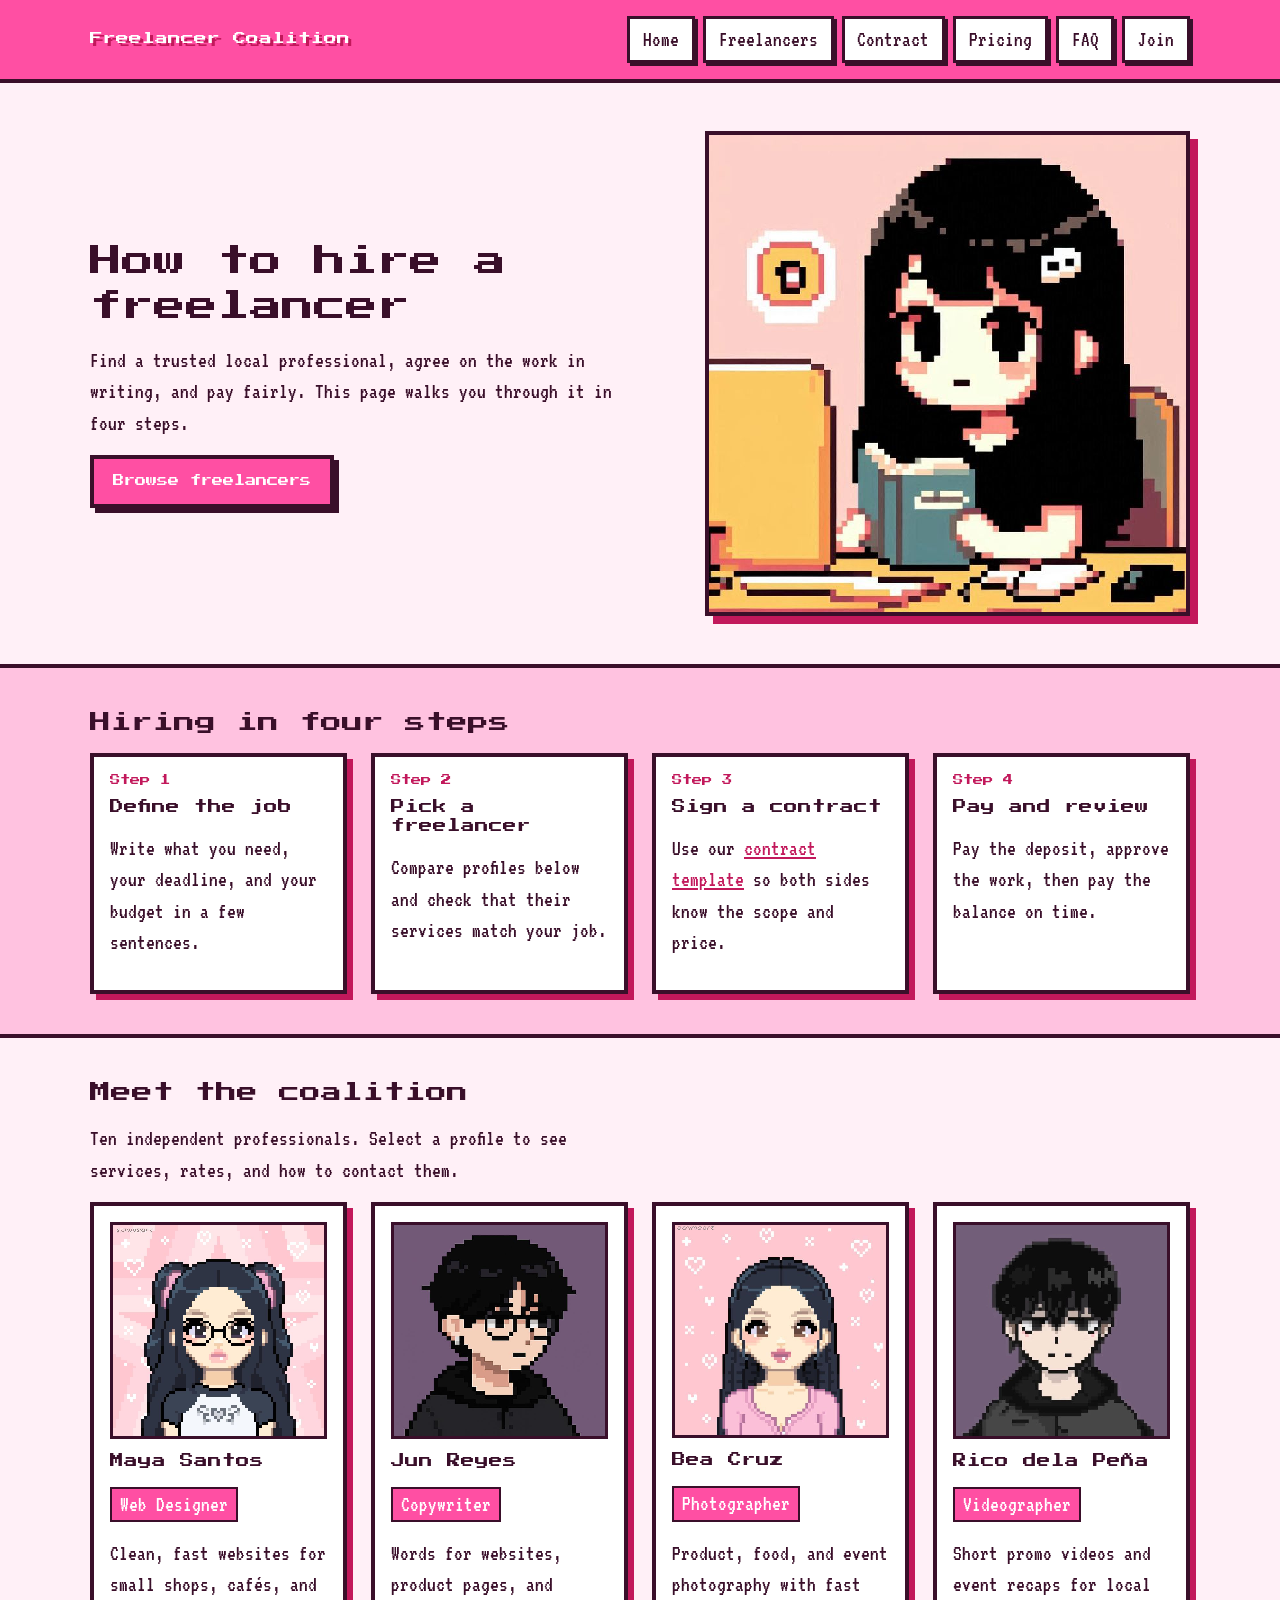
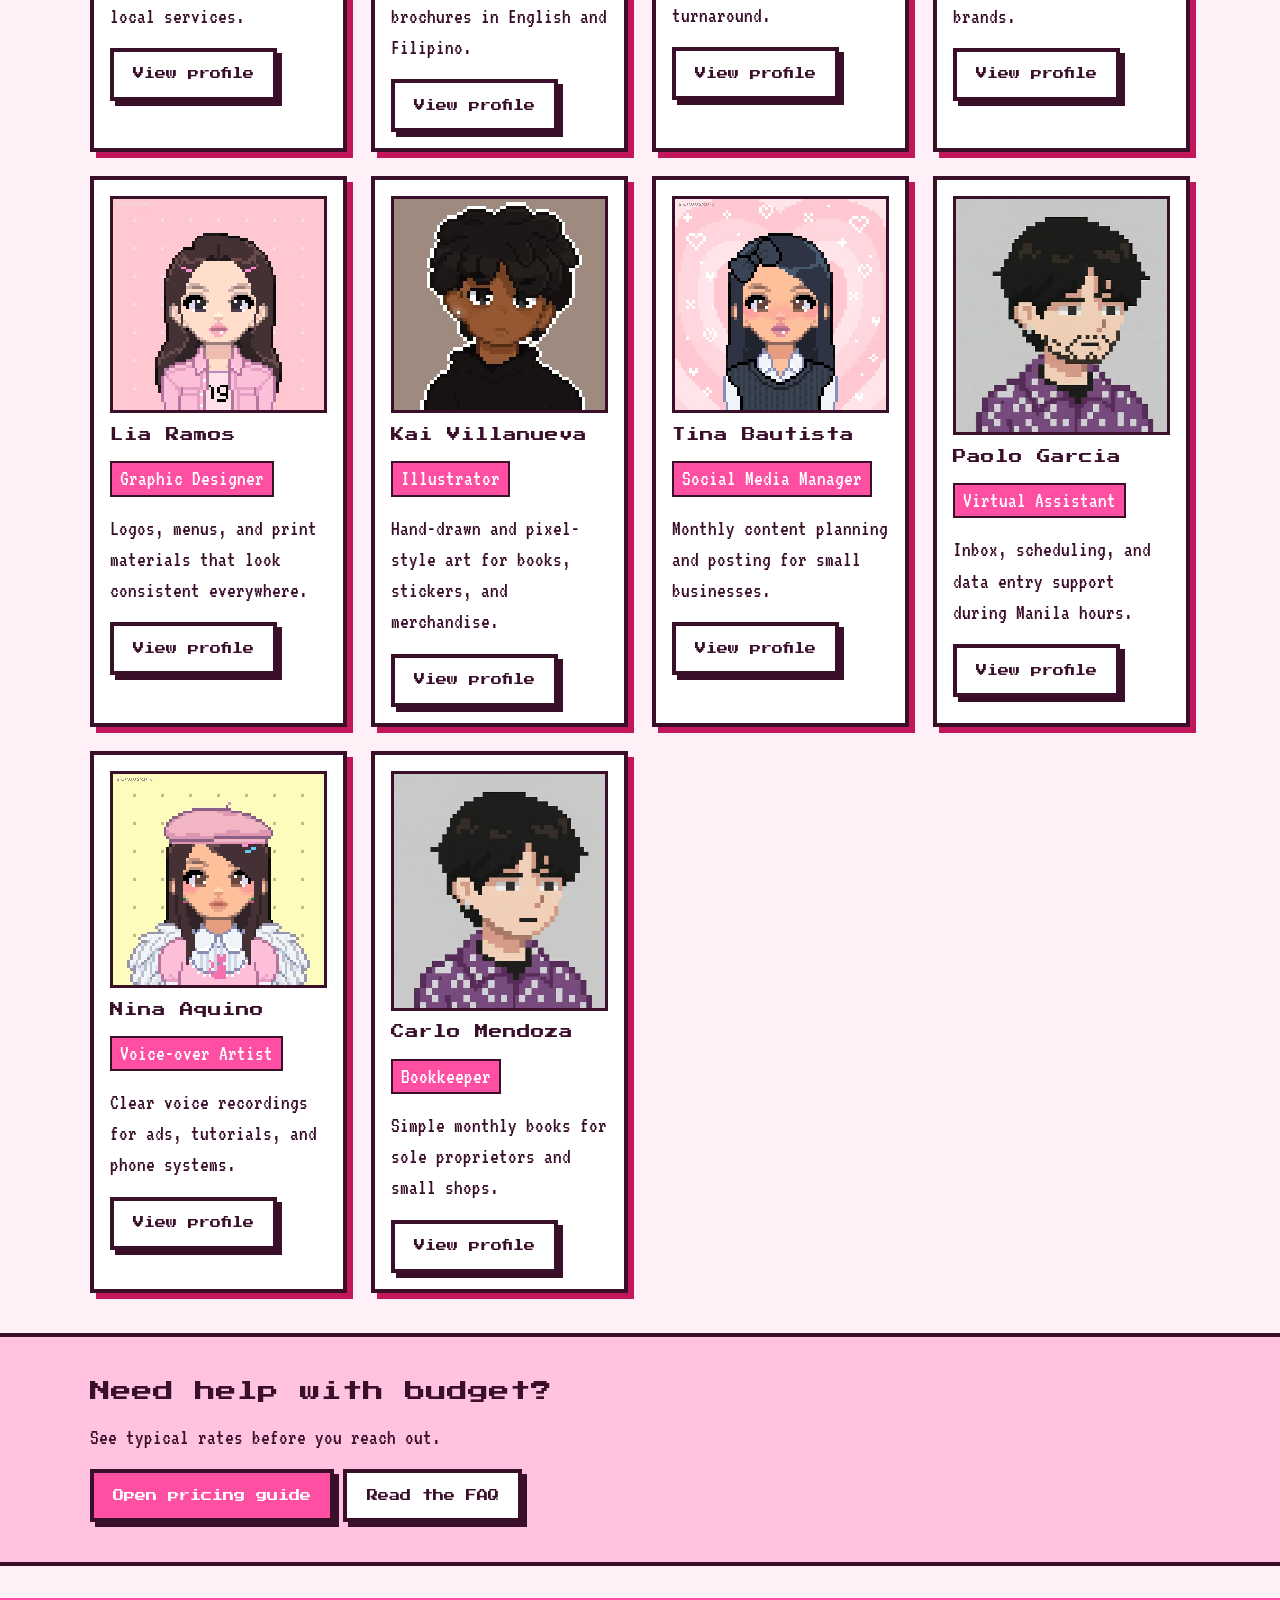
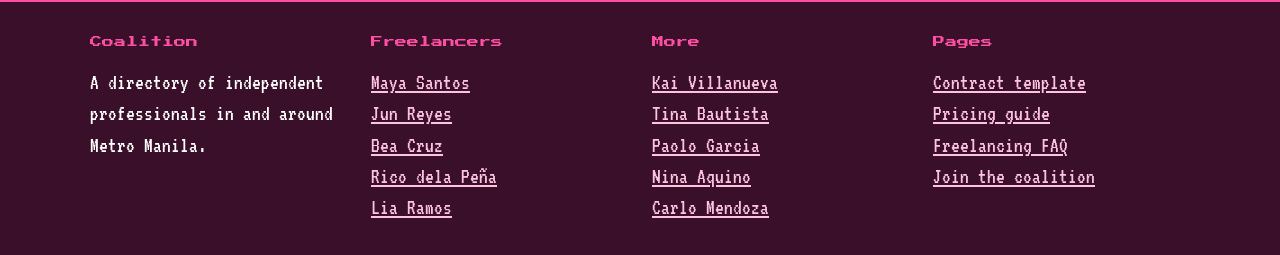
<file: index.html>
<!DOCTYPE html>
<html lang="en">
<head>
<meta charset="UTF-8">
<meta name="viewport" content="width=device-width, initial-scale=1.0">
<meta name="description" content="Learn how to hire a local freelancer and browse the Local Freelancer Coalition directory.">
<title> Local Freelancer Coalition / Directory | Ruella Jireh Pesquera </title>
<link rel="stylesheet" href="style.css">
</head>
<body>
<a class="skip" href="#main">Skip to content</a>
<header class="site-header">
<div class="wrap">
<a class="brand" href="index.html">Freelancer Coalition</a>
<nav class="nav" aria-label="Main"><ul><li><a href="index.html" aria-current="page">Home</a></li><li><a href="index.html#directory">Freelancers</a></li><li><a href="contract.html">Contract</a></li><li><a href="pricing.html">Pricing</a></li><li><a href="faq.html">FAQ</a></li><li><a href="join.html">Join</a></li></ul></nav>
</div>
</header>
<main id="main">
<section class="hero">
<div class="wrap">
<div>
<h1>How to hire a freelancer</h1>
<p>Find a trusted local professional, agree on the work in writing, and pay fairly. This page walks you through it in four steps.</p>
<a class="btn" href="#directory">Browse freelancers</a>
</div>
<img src="img 1.jpg" alt="Pink pixel art banner" width="480" height="480">
</div>
</section>
<section class="section alt" aria-labelledby="steps-h">
<div class="wrap">
<h2 id="steps-h">Hiring in four steps</h2>
<ol class="grid steps">
<li class="card step"><h3>Define the job</h3><p>Write what you need, your deadline, and your budget in a few sentences.</p></li>
<li class="card step"><h3>Pick a freelancer</h3><p>Compare profiles below and check that their services match your job.</p></li>
<li class="card step"><h3>Sign a contract</h3><p>Use our <a href="contract.html">contract template</a> so both sides know the scope and price.</p></li>
<li class="card step"><h3>Pay and review</h3><p>Pay the deposit, approve the work, then pay the balance on time.</p></li>
</ol>
</div>
</section>
<section class="section" id="directory" aria-labelledby="dir-h">
<div class="wrap">
<h2 id="dir-h">Meet the coalition</h2>
<p>Ten independent professionals. Select a profile to see services, rates, and how to contact them.</p>
<ul class="grid"><li class="card"><img src="img 2.jpg" alt="Pixel avatar of Maya Santos" width="240" height="240"><h3><a href="maya-santos.html">Maya Santos</a></h3><p><span class="tag">Web Designer</span></p><p>Clean, fast websites for small shops, cafés, and local services.</p><a class="btn ghost" href="maya-santos.html">View profile</a></li><li class="card"><img src="img 3.jpg" alt="Pixel avatar of Jun Reyes" width="240" height="240"><h3><a href="jun-reyes.html">Jun Reyes</a></h3><p><span class="tag">Copywriter</span></p><p>Words for websites, product pages, and brochures in English and Filipino.</p><a class="btn ghost" href="jun-reyes.html">View profile</a></li><li class="card"><img src="img 4.jpg" alt="Pixel avatar of Bea Cruz" width="240" height="240"><h3><a href="bea-cruz.html">Bea Cruz</a></h3><p><span class="tag">Photographer</span></p><p>Product, food, and event photography with fast turnaround.</p><a class="btn ghost" href="bea-cruz.html">View profile</a></li><li class="card"><img src="img 5.jpg" alt="Pixel avatar of Rico dela Peña" width="240" height="240"><h3><a href="rico-dela-pena.html">Rico dela Peña</a></h3><p><span class="tag">Videographer</span></p><p>Short promo videos and event recaps for local brands.</p><a class="btn ghost" href="rico-dela-pena.html">View profile</a></li><li class="card"><img src="img 6.jpg" alt="Pixel avatar of Lia Ramos" width="240" height="240"><h3><a href="lia-ramos.html">Lia Ramos</a></h3><p><span class="tag">Graphic Designer</span></p><p>Logos, menus, and print materials that look consistent everywhere.</p><a class="btn ghost" href="lia-ramos.html">View profile</a></li><li class="card"><img src="img 7.jpg" alt="Pixel avatar of Kai Villanueva" width="240" height="240"><h3><a href="kai-villanueva.html">Kai Villanueva</a></h3><p><span class="tag">Illustrator</span></p><p>Hand-drawn and pixel-style art for books, stickers, and merchandise.</p><a class="btn ghost" href="kai-villanueva.html">View profile</a></li><li class="card"><img src="img 8.jpg" alt="Pixel avatar of Tina Bautista" width="240" height="240"><h3><a href="tina-bautista.html">Tina Bautista</a></h3><p><span class="tag">Social Media Manager</span></p><p>Monthly content planning and posting for small businesses.</p><a class="btn ghost" href="tina-bautista.html">View profile</a></li><li class="card"><img src="img 9.jpg" alt="Pixel avatar of Paolo Garcia" width="240" height="240"><h3><a href="paolo-garcia.html">Paolo Garcia</a></h3><p><span class="tag">Virtual Assistant</span></p><p>Inbox, scheduling, and data entry support during Manila hours.</p><a class="btn ghost" href="paolo-garcia.html">View profile</a></li><li class="card"><img src="img 10.jpg" alt="Pixel avatar of Nina Aquino" width="240" height="240"><h3><a href="nina-aquino.html">Nina Aquino</a></h3><p><span class="tag">Voice-over Artist</span></p><p>Clear voice recordings for ads, tutorials, and phone systems.</p><a class="btn ghost" href="nina-aquino.html">View profile</a></li><li class="card"><img src="img 11.jpg" alt="Pixel avatar of Carlo Mendoza" width="240" height="240"><h3><a href="carlo-mendoza.html">Carlo Mendoza</a></h3><p><span class="tag">Bookkeeper</span></p><p>Simple monthly books for sole proprietors and small shops.</p><a class="btn ghost" href="carlo-mendoza.html">View profile</a></li></ul>
</div>
</section>
<section class="section alt">
<div class="wrap">
<h2>Need help with budget?</h2>
<p>See typical rates before you reach out.</p>
<a class="btn" href="pricing.html">Open pricing guide</a> <a class="btn ghost" href="faq.html">Read the FAQ</a>
</div>
</section>
</main>
<footer class="site-footer">
<div class="wrap">
<section><h2>Coalition</h2><p>A directory of independent professionals in and around Metro Manila.</p></section>
<section><h2>Freelancers</h2><ul><li><a href="maya-santos.html">Maya Santos</a></li><li><a href="jun-reyes.html">Jun Reyes</a></li><li><a href="bea-cruz.html">Bea Cruz</a></li><li><a href="rico-dela-pena.html">Rico dela Peña</a></li><li><a href="lia-ramos.html">Lia Ramos</a></li></ul></section>
<section><h2>More</h2><ul><li><a href="kai-villanueva.html">Kai Villanueva</a></li><li><a href="tina-bautista.html">Tina Bautista</a></li><li><a href="paolo-garcia.html">Paolo Garcia</a></li><li><a href="nina-aquino.html">Nina Aquino</a></li><li><a href="carlo-mendoza.html">Carlo Mendoza</a></li></ul></section>
<section><h2>Pages</h2><ul><li><a href="contract.html">Contract template</a></li><li><a href="pricing.html">Pricing guide</a></li><li><a href="faq.html">Freelancing FAQ</a></li><li><a href="join.html">Join the coalition</a></li></ul></section>
</div>
</footer>
</body>
</html>
</file>
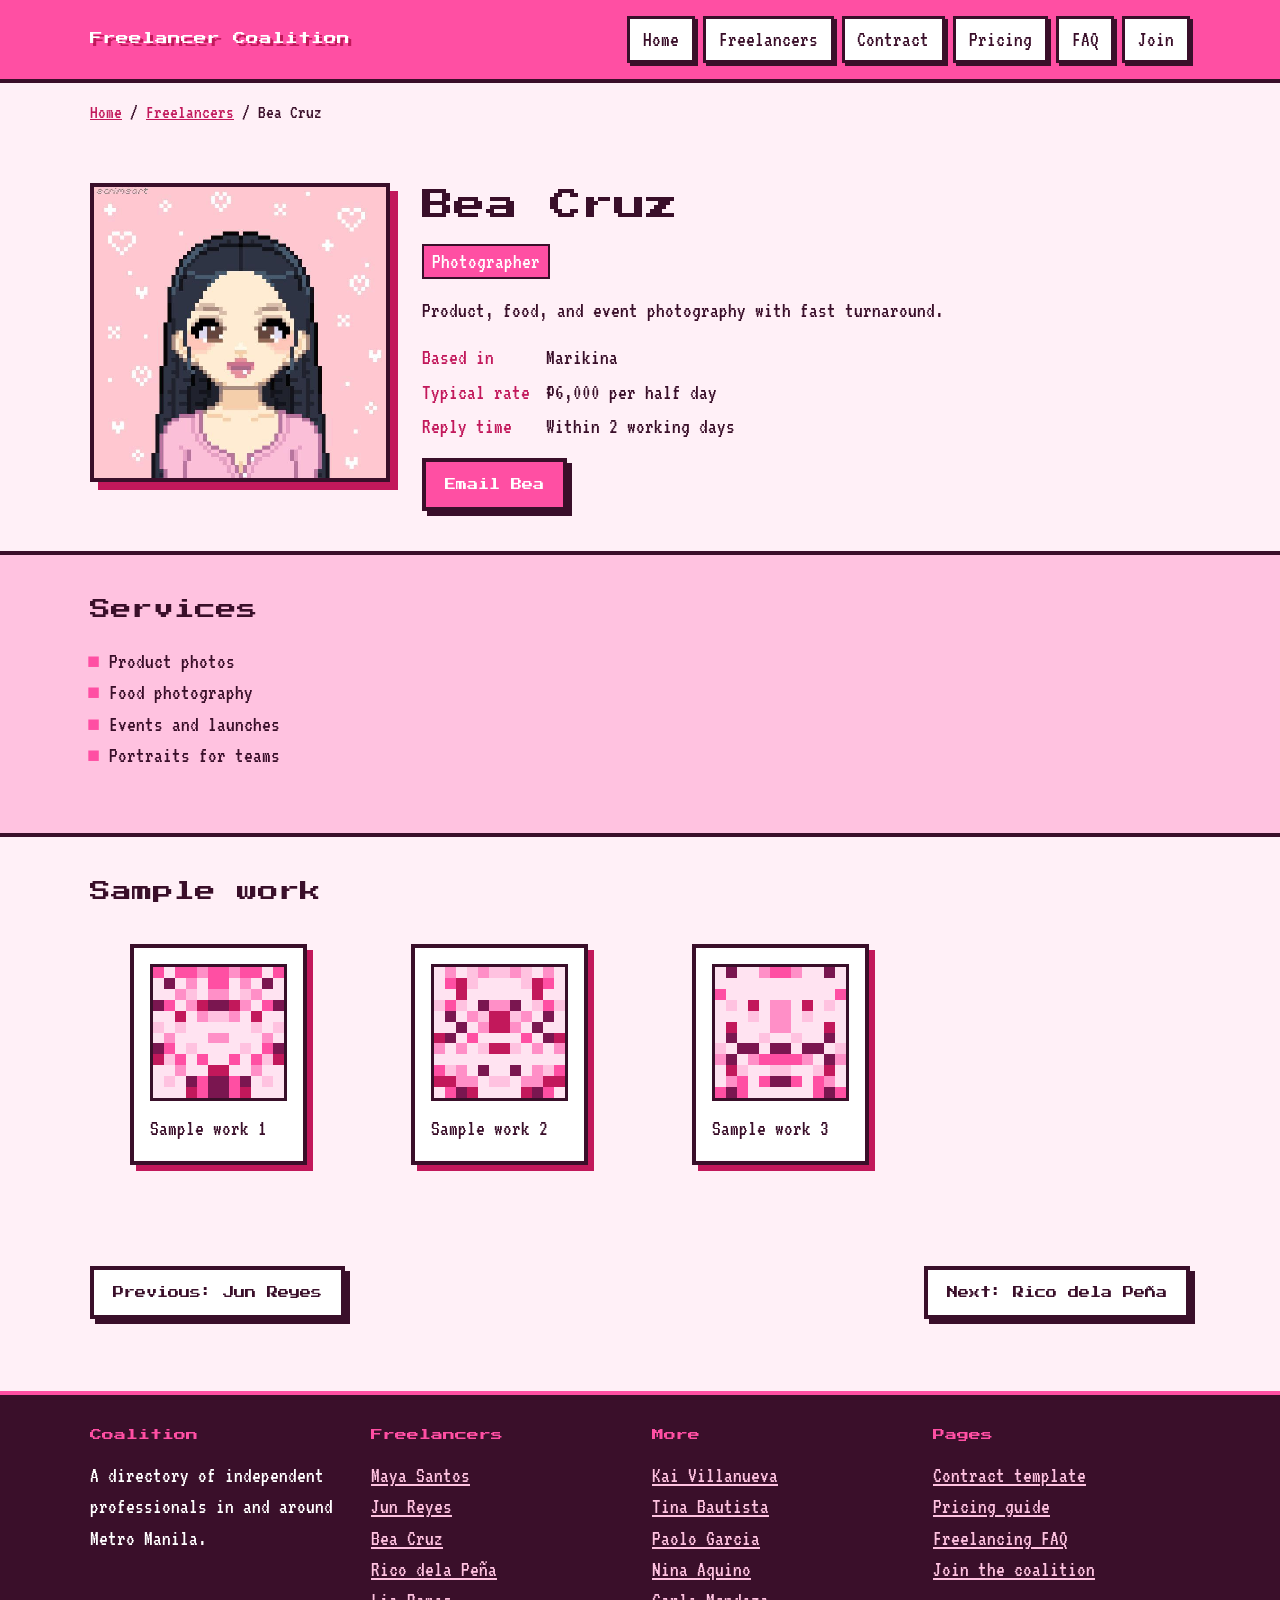
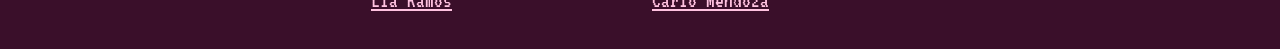
<file: bea-cruz.html>
<!DOCTYPE html>
<html lang="en">
<head>
<meta charset="UTF-8">
<meta name="viewport" content="width=device-width, initial-scale=1.0">
<meta name="description" content="Bea Cruz is a photographer in Marikina. Product, food, and event photography with fast turnaround.">
<title>Bea Cruz, Photographer | Local Freelancer Coalition</title>
<link rel="stylesheet" href="style.css">
</head>
<body>
<a class="skip" href="#main">Skip to content</a>
<header class="site-header">
<div class="wrap">
<a class="brand" href="index.html">Freelancer Coalition</a>
<nav class="nav" aria-label="Main"><ul><li><a href="index.html">Home</a></li><li><a href="index.html#directory">Freelancers</a></li><li><a href="contract.html">Contract</a></li><li><a href="pricing.html">Pricing</a></li><li><a href="faq.html">FAQ</a></li><li><a href="join.html">Join</a></li></ul></nav>
</div>
</header>
<main id="main">
<div class="wrap">
<nav class="crumbs" aria-label="Breadcrumb"><a href="index.html">Home</a> / <a href="index.html#directory">Freelancers</a> / Bea Cruz</nav>
</div>
<section class="section">
<div class="wrap profile">
<img src="img 4.jpg" alt="Pixel avatar of Bea Cruz" width="240" height="240">
<article>
<h1>Bea Cruz</h1>
<p><span class="tag">Photographer</span></p>
<p>Product, food, and event photography with fast turnaround.</p>
<dl class="facts"><dt>Based in</dt><dd>Marikina</dd><dt>Typical rate</dt><dd>₱6,000 per half day</dd><dt>Reply time</dt><dd>Within 2 working days</dd></dl>
<a class="btn" href="mailto:bea-cruz@example.com">Email Bea</a>
</article>
</div>
</section>
<section class="section alt">
<div class="wrap">
<h2>Services</h2>
<ul class="checks"><li>Product photos</li><li>Food photography</li><li>Events and launches</li><li>Portraits for teams</li></ul>
</div>
</section>
<section class="section">
<div class="wrap">
<h2>Sample work</h2>
<ul class="grid"><li><figure class="card"><img src="work-1.svg" alt="Sample work 1 by Bea Cruz" width="360" height="360"><figcaption>Sample work 1</figcaption></figure></li><li><figure class="card"><img src="work-2.svg" alt="Sample work 2 by Bea Cruz" width="360" height="360"><figcaption>Sample work 2</figcaption></figure></li><li><figure class="card"><img src="work-3.svg" alt="Sample work 3 by Bea Cruz" width="360" height="360"><figcaption>Sample work 3</figcaption></figure></li></ul>
</div>
</section>
<section class="section">
<div class="wrap pager">
<a class="btn ghost" href="jun-reyes.html">Previous: Jun Reyes</a>
<a class="btn ghost" href="rico-dela-pena.html">Next: Rico dela Peña</a>
</div>
</section>
</main>
<footer class="site-footer">
<div class="wrap">
<section><h2>Coalition</h2><p>A directory of independent professionals in and around Metro Manila.</p></section>
<section><h2>Freelancers</h2><ul><li><a href="maya-santos.html">Maya Santos</a></li><li><a href="jun-reyes.html">Jun Reyes</a></li><li><a href="bea-cruz.html">Bea Cruz</a></li><li><a href="rico-dela-pena.html">Rico dela Peña</a></li><li><a href="lia-ramos.html">Lia Ramos</a></li></ul></section>
<section><h2>More</h2><ul><li><a href="kai-villanueva.html">Kai Villanueva</a></li><li><a href="tina-bautista.html">Tina Bautista</a></li><li><a href="paolo-garcia.html">Paolo Garcia</a></li><li><a href="nina-aquino.html">Nina Aquino</a></li><li><a href="carlo-mendoza.html">Carlo Mendoza</a></li></ul></section>
<section><h2>Pages</h2><ul><li><a href="contract.html">Contract template</a></li><li><a href="pricing.html">Pricing guide</a></li><li><a href="faq.html">Freelancing FAQ</a></li><li><a href="join.html">Join the coalition</a></li></ul></section>
</div>
</footer>
</body>
</html>
</file>
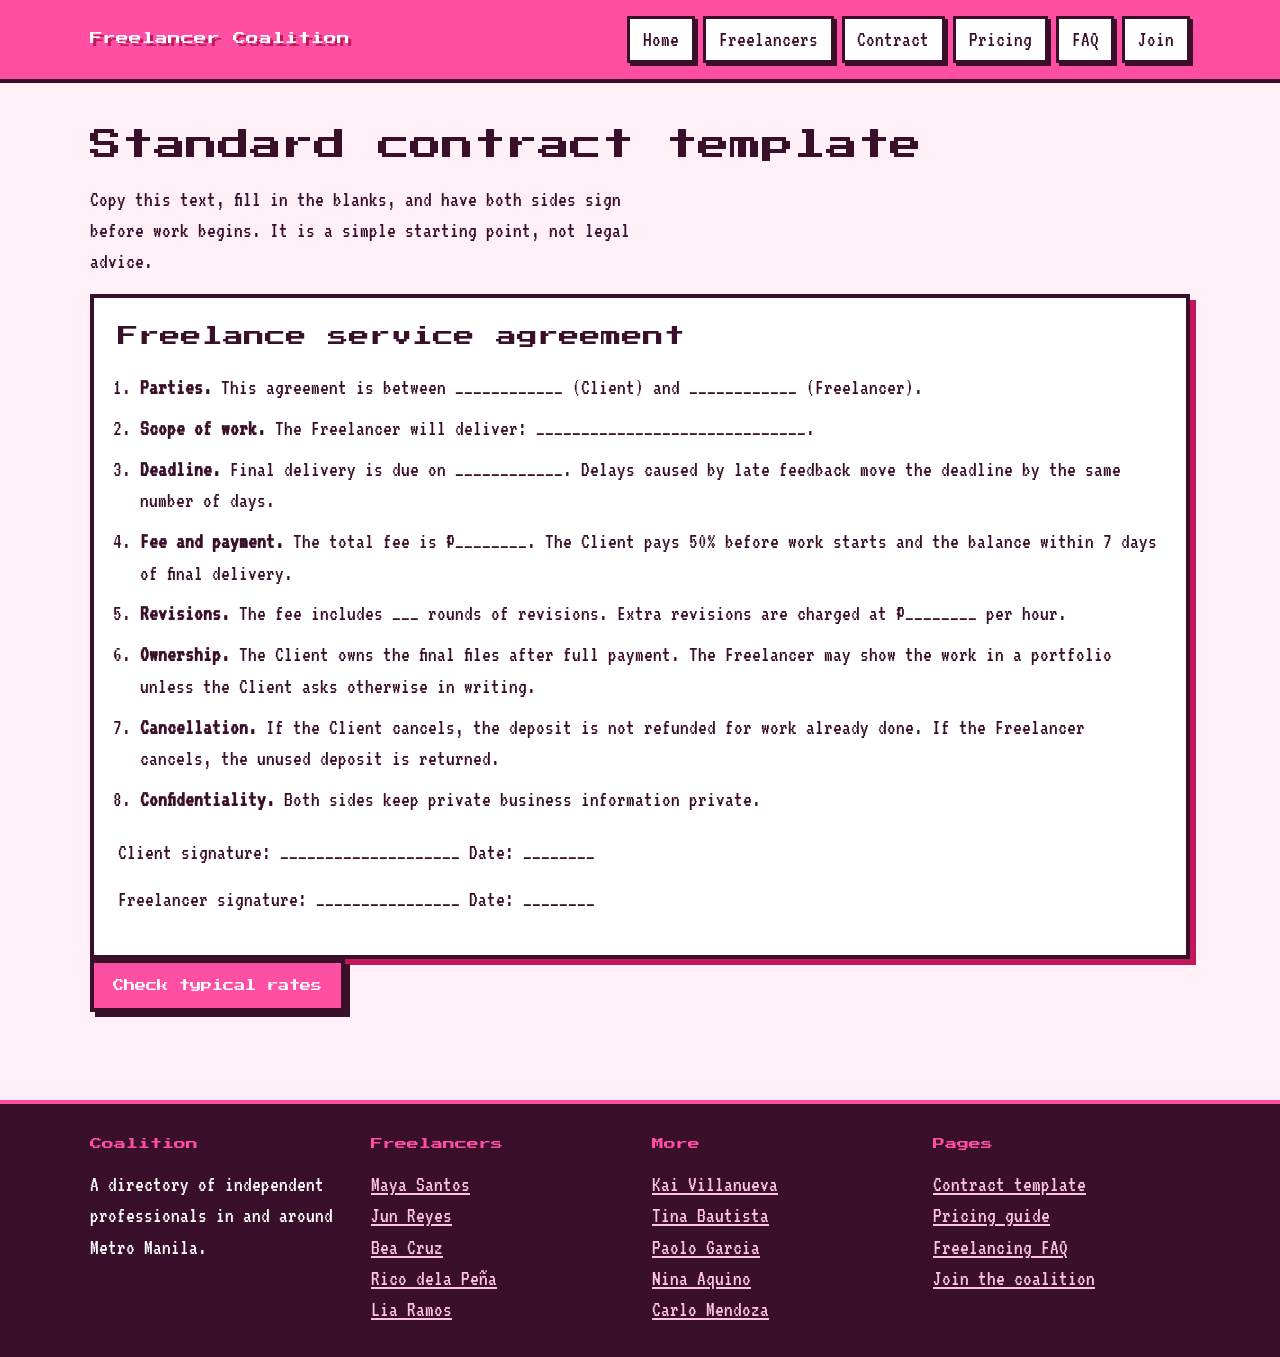
<file: contract.html>
<!DOCTYPE html>
<html lang="en">
<head>
<meta charset="UTF-8">
<meta name="viewport" content="width=device-width, initial-scale=1.0">
<meta name="description" content="A simple freelance service agreement template.">
<title>Standard Contract Template | Local Freelancer Coalition</title>
<link rel="stylesheet" href="style.css">
</head>
<body>
<a class="skip" href="#main">Skip to content</a>
<header class="site-header">
<div class="wrap">
<a class="brand" href="index.html">Freelancer Coalition</a>
<nav class="nav" aria-label="Main"><ul><li><a href="index.html">Home</a></li><li><a href="index.html#directory">Freelancers</a></li><li><a href="contract.html" aria-current="page">Contract</a></li><li><a href="pricing.html">Pricing</a></li><li><a href="faq.html">FAQ</a></li><li><a href="join.html">Join</a></li></ul></nav>
</div>
</header>
<main id="main">
<section class="section"><div class="wrap">
<h1>Standard contract template</h1>
<p>Copy this text, fill in the blanks, and have both sides sign before work begins. It is a simple starting point, not legal advice.</p>
<article class="paper">
<h2>Freelance service agreement</h2>
<ol>
<li><strong>Parties.</strong> This agreement is between ____________ (Client) and ____________ (Freelancer).</li>
<li><strong>Scope of work.</strong> The Freelancer will deliver: ______________________________.</li>
<li><strong>Deadline.</strong> Final delivery is due on ____________. Delays caused by late feedback move the deadline by the same number of days.</li>
<li><strong>Fee and payment.</strong> The total fee is ₱________. The Client pays 50% before work starts and the balance within 7 days of final delivery.</li>
<li><strong>Revisions.</strong> The fee includes ___ rounds of revisions. Extra revisions are charged at ₱________ per hour.</li>
<li><strong>Ownership.</strong> The Client owns the final files after full payment. The Freelancer may show the work in a portfolio unless the Client asks otherwise in writing.</li>
<li><strong>Cancellation.</strong> If the Client cancels, the deposit is not refunded for work already done. If the Freelancer cancels, the unused deposit is returned.</li>
<li><strong>Confidentiality.</strong> Both sides keep private business information private.</li>
</ol>
<p>Client signature: ____________________ Date: ________</p>
<p>Freelancer signature: ________________ Date: ________</p>
</article>
<p><a class="btn" href="pricing.html">Check typical rates</a></p>
</div></section>
</main>
<footer class="site-footer">
<div class="wrap">
<section><h2>Coalition</h2><p>A directory of independent professionals in and around Metro Manila.</p></section>
<section><h2>Freelancers</h2><ul><li><a href="maya-santos.html">Maya Santos</a></li><li><a href="jun-reyes.html">Jun Reyes</a></li><li><a href="bea-cruz.html">Bea Cruz</a></li><li><a href="rico-dela-pena.html">Rico dela Peña</a></li><li><a href="lia-ramos.html">Lia Ramos</a></li></ul></section>
<section><h2>More</h2><ul><li><a href="kai-villanueva.html">Kai Villanueva</a></li><li><a href="tina-bautista.html">Tina Bautista</a></li><li><a href="paolo-garcia.html">Paolo Garcia</a></li><li><a href="nina-aquino.html">Nina Aquino</a></li><li><a href="carlo-mendoza.html">Carlo Mendoza</a></li></ul></section>
<section><h2>Pages</h2><ul><li><a href="contract.html">Contract template</a></li><li><a href="pricing.html">Pricing guide</a></li><li><a href="faq.html">Freelancing FAQ</a></li><li><a href="join.html">Join the coalition</a></li></ul></section>
</div>
</footer>
</body>
</html>
</file>
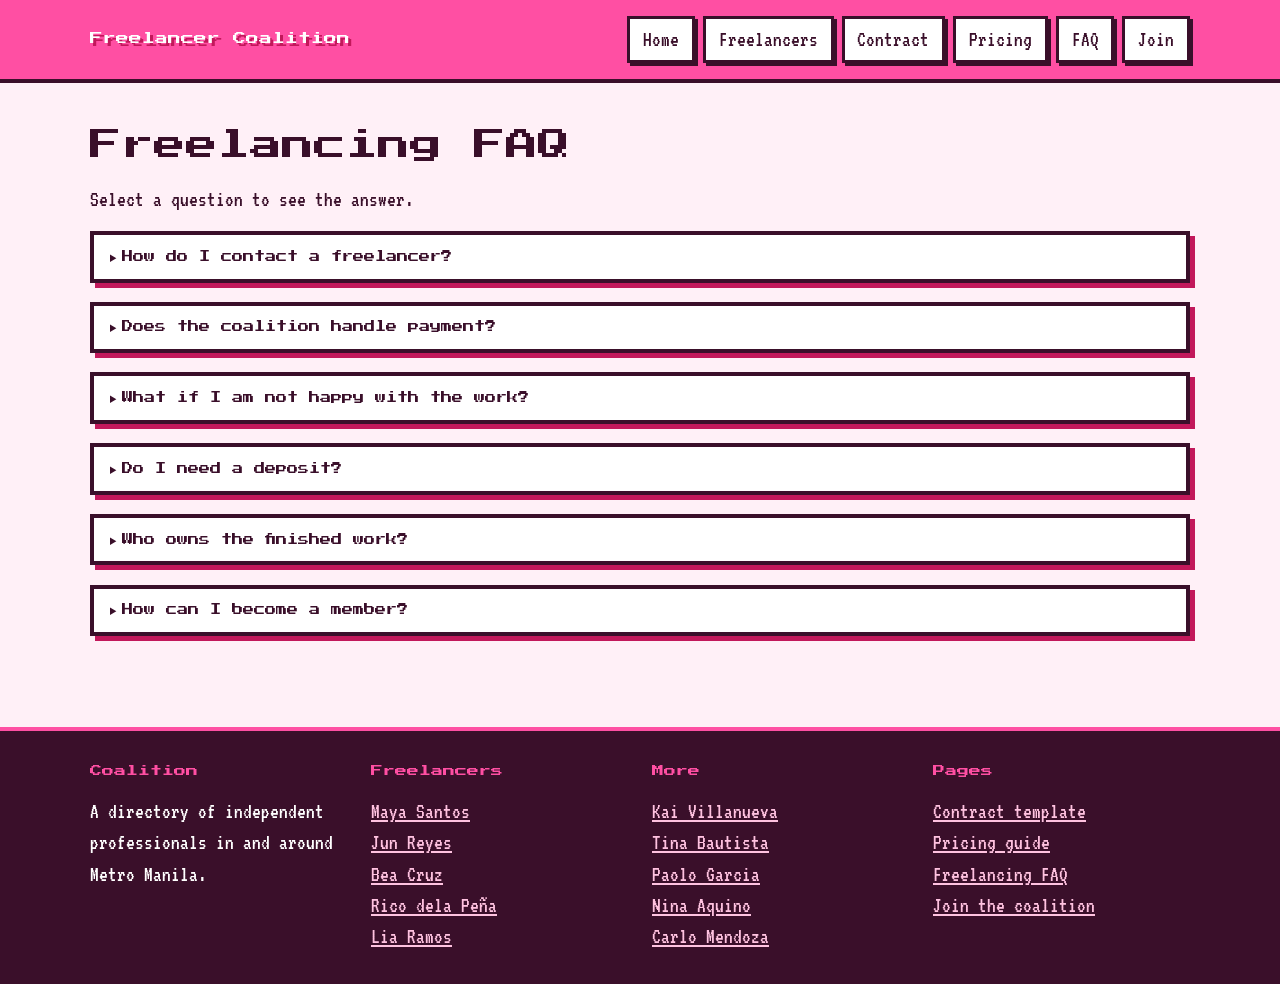
<file: faq.html>
<!DOCTYPE html>
<html lang="en">
<head>
<meta charset="UTF-8">
<meta name="viewport" content="width=device-width, initial-scale=1.0">
<meta name="description" content="Answers to common questions about hiring local freelancers.">
<title>Freelancing FAQ | Local Freelancer Coalition</title>
<link rel="stylesheet" href="style.css">
</head>
<body>
<a class="skip" href="#main">Skip to content</a>
<header class="site-header">
<div class="wrap">
<a class="brand" href="index.html">Freelancer Coalition</a>
<nav class="nav" aria-label="Main"><ul><li><a href="index.html">Home</a></li><li><a href="index.html#directory">Freelancers</a></li><li><a href="contract.html">Contract</a></li><li><a href="pricing.html">Pricing</a></li><li><a href="faq.html" aria-current="page">FAQ</a></li><li><a href="join.html">Join</a></li></ul></nav>
</div>
</header>
<main id="main">
<section class="section"><div class="wrap"><h1>Freelancing FAQ</h1><p>Select a question to see the answer.</p><details><summary>How do I contact a freelancer?</summary><p>Open their profile and use the email button. Include your project, deadline, and budget.</p></details><details><summary>Does the coalition handle payment?</summary><p>No. You agree on payment directly with the freelancer. Use the contract template to write it down.</p></details><details><summary>What if I am not happy with the work?</summary><p>Use the revision rounds in your contract first. If you still disagree, talk it through and adjust the scope or fee in writing.</p></details><details><summary>Do I need a deposit?</summary><p>Most freelancers ask for 50% upfront. This protects their time and shows you are committed.</p></details><details><summary>Who owns the finished work?</summary><p>Under our template, you own it after full payment. Confirm this in your contract.</p></details><details><summary>How can I become a member?</summary><p>Fill out the form on the <a href="join.html">join page</a>. We review each application.</p></details></div></section>
</main>
<footer class="site-footer">
<div class="wrap">
<section><h2>Coalition</h2><p>A directory of independent professionals in and around Metro Manila.</p></section>
<section><h2>Freelancers</h2><ul><li><a href="maya-santos.html">Maya Santos</a></li><li><a href="jun-reyes.html">Jun Reyes</a></li><li><a href="bea-cruz.html">Bea Cruz</a></li><li><a href="rico-dela-pena.html">Rico dela Peña</a></li><li><a href="lia-ramos.html">Lia Ramos</a></li></ul></section>
<section><h2>More</h2><ul><li><a href="kai-villanueva.html">Kai Villanueva</a></li><li><a href="tina-bautista.html">Tina Bautista</a></li><li><a href="paolo-garcia.html">Paolo Garcia</a></li><li><a href="nina-aquino.html">Nina Aquino</a></li><li><a href="carlo-mendoza.html">Carlo Mendoza</a></li></ul></section>
<section><h2>Pages</h2><ul><li><a href="contract.html">Contract template</a></li><li><a href="pricing.html">Pricing guide</a></li><li><a href="faq.html">Freelancing FAQ</a></li><li><a href="join.html">Join the coalition</a></li></ul></section>
</div>
</footer>
</body>
</html>
</file>
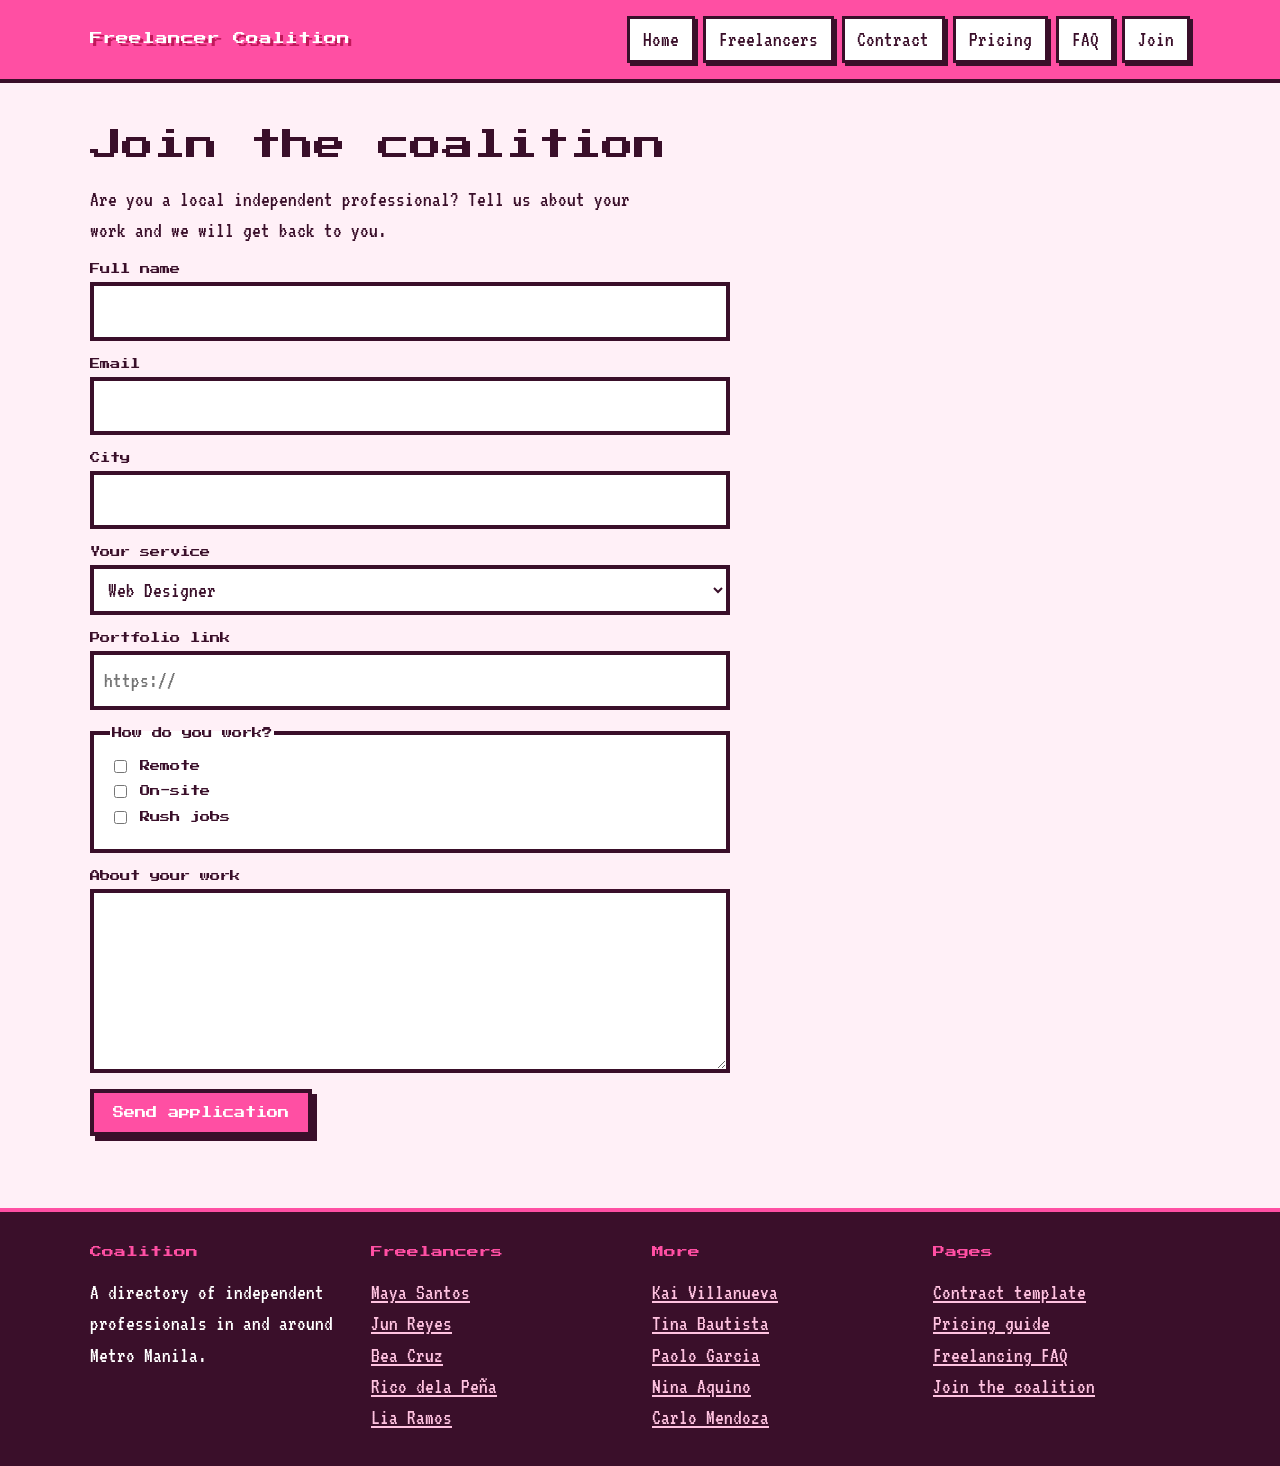
<file: join.html>
<!DOCTYPE html>
<html lang="en">
<head>
<meta charset="UTF-8">
<meta name="viewport" content="width=device-width, initial-scale=1.0">
<meta name="description" content="Apply to join the Local Freelancer Coalition.">
<title>Join the Coalition | Local Freelancer Coalition</title>
<link rel="stylesheet" href="style.css">
</head>
<body>
<a class="skip" href="#main">Skip to content</a>
<header class="site-header">
<div class="wrap">
<a class="brand" href="index.html">Freelancer Coalition</a>
<nav class="nav" aria-label="Main"><ul><li><a href="index.html">Home</a></li><li><a href="index.html#directory">Freelancers</a></li><li><a href="contract.html">Contract</a></li><li><a href="pricing.html">Pricing</a></li><li><a href="faq.html">FAQ</a></li><li><a href="join.html" aria-current="page">Join</a></li></ul></nav>
</div>
</header>
<main id="main">
<section class="section"><div class="wrap">
<h1>Join the coalition</h1>
<p>Are you a local independent professional? Tell us about your work and we will get back to you.</p>
<form class="form" action="#" method="post">
<div class="field"><label for="name">Full name</label><input id="name" name="name" type="text" required autocomplete="name"></div>
<div class="field"><label for="email">Email</label><input id="email" name="email" type="email" required autocomplete="email"></div>
<div class="field"><label for="city">City</label><input id="city" name="city" type="text" required></div>
<div class="field"><label for="role">Your service</label><select id="role" name="role"><option>Web Designer</option><option>Copywriter</option><option>Photographer</option><option>Videographer</option><option>Graphic Designer</option><option>Illustrator</option><option>Social Media Manager</option><option>Virtual Assistant</option><option>Voice-over Artist</option><option>Bookkeeper</option><option>Other</option></select></div>
<div class="field"><label for="link">Portfolio link</label><input id="link" name="link" type="url" placeholder="https://"></div>
<fieldset><legend>How do you work?</legend>
<div class="check"><input id="w1" name="work" type="checkbox" value="remote"><label for="w1">Remote</label></div>
<div class="check"><input id="w2" name="work" type="checkbox" value="onsite"><label for="w2">On-site</label></div>
<div class="check"><input id="w3" name="work" type="checkbox" value="rush"><label for="w3">Rush jobs</label></div>
</fieldset>
<div class="field"><label for="about">About your work</label><textarea id="about" name="about" rows="5"></textarea></div>
<div><button class="btn" type="submit">Send application</button></div>
</form>
</div></section>
</main>
<footer class="site-footer">
<div class="wrap">
<section><h2>Coalition</h2><p>A directory of independent professionals in and around Metro Manila.</p></section>
<section><h2>Freelancers</h2><ul><li><a href="maya-santos.html">Maya Santos</a></li><li><a href="jun-reyes.html">Jun Reyes</a></li><li><a href="bea-cruz.html">Bea Cruz</a></li><li><a href="rico-dela-pena.html">Rico dela Peña</a></li><li><a href="lia-ramos.html">Lia Ramos</a></li></ul></section>
<section><h2>More</h2><ul><li><a href="kai-villanueva.html">Kai Villanueva</a></li><li><a href="tina-bautista.html">Tina Bautista</a></li><li><a href="paolo-garcia.html">Paolo Garcia</a></li><li><a href="nina-aquino.html">Nina Aquino</a></li><li><a href="carlo-mendoza.html">Carlo Mendoza</a></li></ul></section>
<section><h2>Pages</h2><ul><li><a href="contract.html">Contract template</a></li><li><a href="pricing.html">Pricing guide</a></li><li><a href="faq.html">Freelancing FAQ</a></li><li><a href="join.html">Join the coalition</a></li></ul></section>
</div>
</footer>
</body>
</html>
</file>
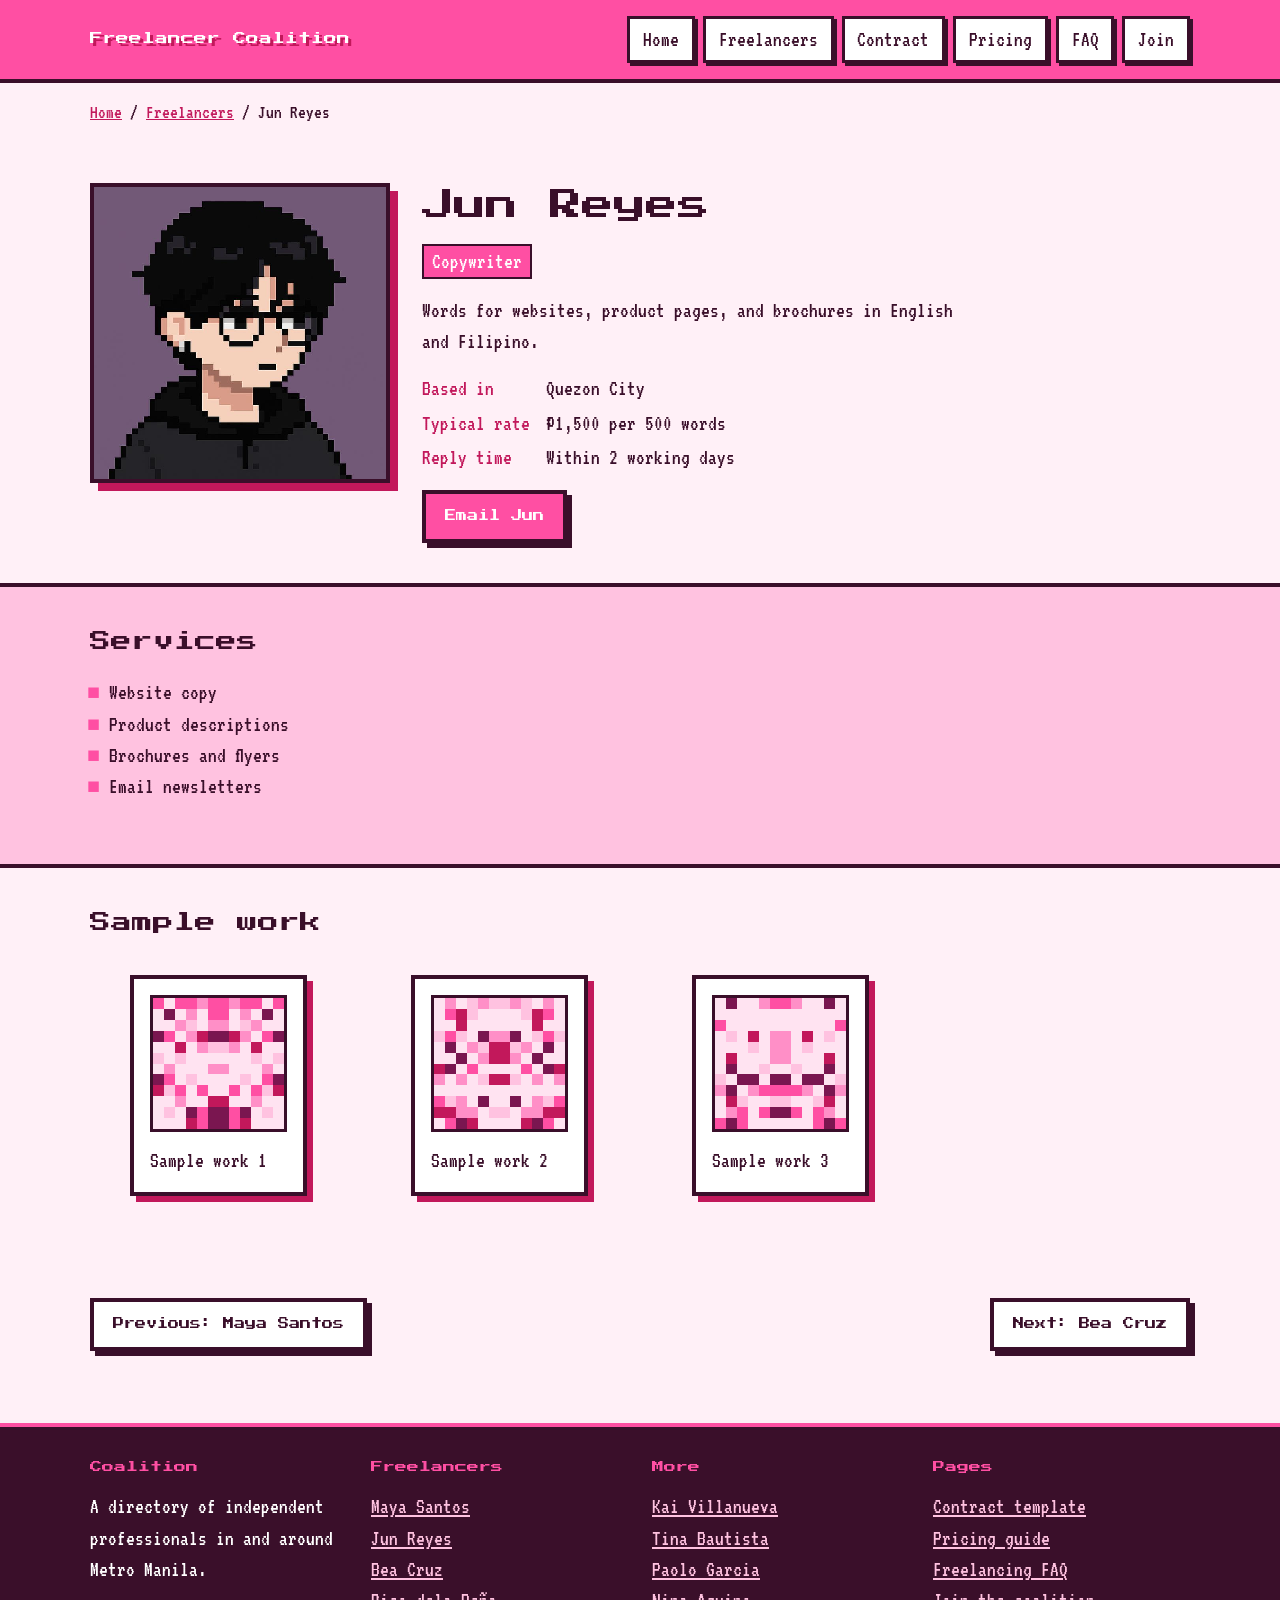
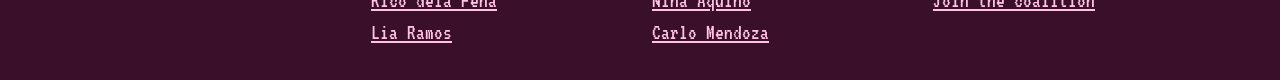
<file: jun-reyes.html>
<!DOCTYPE html>
<html lang="en">
<head>
<meta charset="UTF-8">
<meta name="viewport" content="width=device-width, initial-scale=1.0">
<meta name="description" content="Jun Reyes is a copywriter in Quezon City. Words for websites, product pages, and brochures in English and Filipino.">
<title>Jun Reyes, Copywriter | Local Freelancer Coalition</title>
<link rel="stylesheet" href="style.css">
</head>
<body>
<a class="skip" href="#main">Skip to content</a>
<header class="site-header">
<div class="wrap">
<a class="brand" href="index.html">Freelancer Coalition</a>
<nav class="nav" aria-label="Main"><ul><li><a href="index.html">Home</a></li><li><a href="index.html#directory">Freelancers</a></li><li><a href="contract.html">Contract</a></li><li><a href="pricing.html">Pricing</a></li><li><a href="faq.html">FAQ</a></li><li><a href="join.html">Join</a></li></ul></nav>
</div>
</header>
<main id="main">
<div class="wrap">
<nav class="crumbs" aria-label="Breadcrumb"><a href="index.html">Home</a> / <a href="index.html#directory">Freelancers</a> / Jun Reyes</nav>
</div>
<section class="section">
<div class="wrap profile">
<img src="img 3.jpg" alt="Pixel avatar of Jun Reyes" width="240" height="240">
<article>
<h1>Jun Reyes</h1>
<p><span class="tag">Copywriter</span></p>
<p>Words for websites, product pages, and brochures in English and Filipino.</p>
<dl class="facts"><dt>Based in</dt><dd>Quezon City</dd><dt>Typical rate</dt><dd>₱1,500 per 500 words</dd><dt>Reply time</dt><dd>Within 2 working days</dd></dl>
<a class="btn" href="mailto:jun-reyes@example.com">Email Jun</a>
</article>
</div>
</section>
<section class="section alt">
<div class="wrap">
<h2>Services</h2>
<ul class="checks"><li>Website copy</li><li>Product descriptions</li><li>Brochures and flyers</li><li>Email newsletters</li></ul>
</div>
</section>
<section class="section">
<div class="wrap">
<h2>Sample work</h2>
<ul class="grid"><li><figure class="card"><img src="work-1.svg" alt="Sample work 1 by Jun Reyes" width="360" height="360"><figcaption>Sample work 1</figcaption></figure></li><li><figure class="card"><img src="work-2.svg" alt="Sample work 2 by Jun Reyes" width="360" height="360"><figcaption>Sample work 2</figcaption></figure></li><li><figure class="card"><img src="work-3.svg" alt="Sample work 3 by Jun Reyes" width="360" height="360"><figcaption>Sample work 3</figcaption></figure></li></ul>
</div>
</section>
<section class="section">
<div class="wrap pager">
<a class="btn ghost" href="maya-santos.html">Previous: Maya Santos</a>
<a class="btn ghost" href="bea-cruz.html">Next: Bea Cruz</a>
</div>
</section>
</main>
<footer class="site-footer">
<div class="wrap">
<section><h2>Coalition</h2><p>A directory of independent professionals in and around Metro Manila.</p></section>
<section><h2>Freelancers</h2><ul><li><a href="maya-santos.html">Maya Santos</a></li><li><a href="jun-reyes.html">Jun Reyes</a></li><li><a href="bea-cruz.html">Bea Cruz</a></li><li><a href="rico-dela-pena.html">Rico dela Peña</a></li><li><a href="lia-ramos.html">Lia Ramos</a></li></ul></section>
<section><h2>More</h2><ul><li><a href="kai-villanueva.html">Kai Villanueva</a></li><li><a href="tina-bautista.html">Tina Bautista</a></li><li><a href="paolo-garcia.html">Paolo Garcia</a></li><li><a href="nina-aquino.html">Nina Aquino</a></li><li><a href="carlo-mendoza.html">Carlo Mendoza</a></li></ul></section>
<section><h2>Pages</h2><ul><li><a href="contract.html">Contract template</a></li><li><a href="pricing.html">Pricing guide</a></li><li><a href="faq.html">Freelancing FAQ</a></li><li><a href="join.html">Join the coalition</a></li></ul></section>
</div>
</footer>
</body>
</html>
</file>
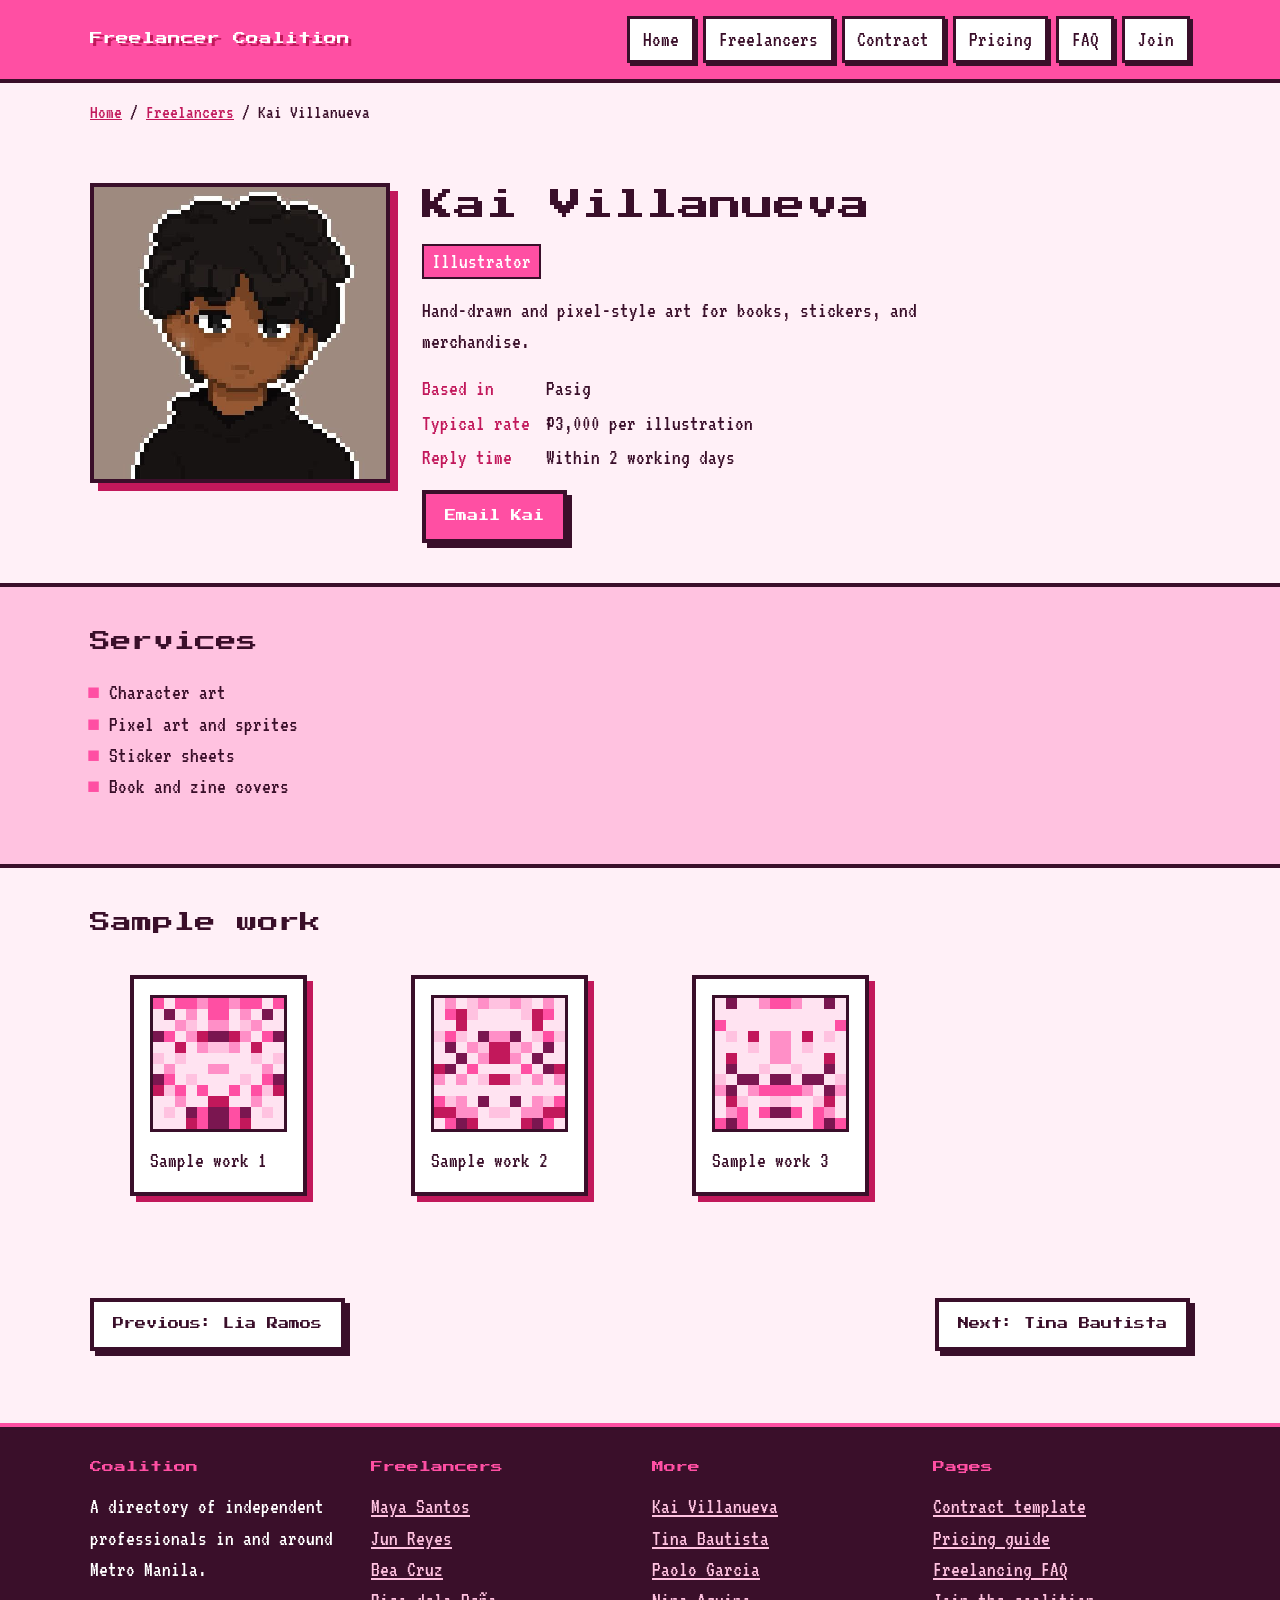
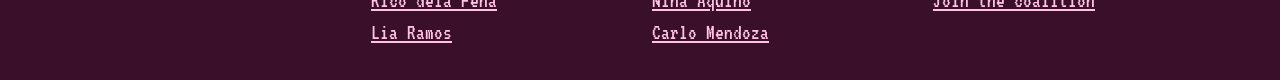
<file: kai-villanueva.html>
<!DOCTYPE html>
<html lang="en">
<head>
<meta charset="UTF-8">
<meta name="viewport" content="width=device-width, initial-scale=1.0">
<meta name="description" content="Kai Villanueva is a illustrator in Pasig. Hand-drawn and pixel-style art for books, stickers, and merchandise.">
<title>Kai Villanueva, Illustrator | Local Freelancer Coalition</title>
<link rel="stylesheet" href="style.css">
</head>
<body>
<a class="skip" href="#main">Skip to content</a>
<header class="site-header">
<div class="wrap">
<a class="brand" href="index.html">Freelancer Coalition</a>
<nav class="nav" aria-label="Main"><ul><li><a href="index.html">Home</a></li><li><a href="index.html#directory">Freelancers</a></li><li><a href="contract.html">Contract</a></li><li><a href="pricing.html">Pricing</a></li><li><a href="faq.html">FAQ</a></li><li><a href="join.html">Join</a></li></ul></nav>
</div>
</header>
<main id="main">
<div class="wrap">
<nav class="crumbs" aria-label="Breadcrumb"><a href="index.html">Home</a> / <a href="index.html#directory">Freelancers</a> / Kai Villanueva</nav>
</div>
<section class="section">
<div class="wrap profile">
<img src="img 7.jpg" alt="Pixel avatar of Kai Villanueva" width="240" height="240">
<article>
<h1>Kai Villanueva</h1>
<p><span class="tag">Illustrator</span></p>
<p>Hand-drawn and pixel-style art for books, stickers, and merchandise.</p>
<dl class="facts"><dt>Based in</dt><dd>Pasig</dd><dt>Typical rate</dt><dd>₱3,000 per illustration</dd><dt>Reply time</dt><dd>Within 2 working days</dd></dl>
<a class="btn" href="mailto:kai-villanueva@example.com">Email Kai</a>
</article>
</div>
</section>
<section class="section alt">
<div class="wrap">
<h2>Services</h2>
<ul class="checks"><li>Character art</li><li>Pixel art and sprites</li><li>Sticker sheets</li><li>Book and zine covers</li></ul>
</div>
</section>
<section class="section">
<div class="wrap">
<h2>Sample work</h2>
<ul class="grid"><li><figure class="card"><img src="work-1.svg" alt="Sample work 1 by Kai Villanueva" width="360" height="360"><figcaption>Sample work 1</figcaption></figure></li><li><figure class="card"><img src="work-2.svg" alt="Sample work 2 by Kai Villanueva" width="360" height="360"><figcaption>Sample work 2</figcaption></figure></li><li><figure class="card"><img src="work-3.svg" alt="Sample work 3 by Kai Villanueva" width="360" height="360"><figcaption>Sample work 3</figcaption></figure></li></ul>
</div>
</section>
<section class="section">
<div class="wrap pager">
<a class="btn ghost" href="lia-ramos.html">Previous: Lia Ramos</a>
<a class="btn ghost" href="tina-bautista.html">Next: Tina Bautista</a>
</div>
</section>
</main>
<footer class="site-footer">
<div class="wrap">
<section><h2>Coalition</h2><p>A directory of independent professionals in and around Metro Manila.</p></section>
<section><h2>Freelancers</h2><ul><li><a href="maya-santos.html">Maya Santos</a></li><li><a href="jun-reyes.html">Jun Reyes</a></li><li><a href="bea-cruz.html">Bea Cruz</a></li><li><a href="rico-dela-pena.html">Rico dela Peña</a></li><li><a href="lia-ramos.html">Lia Ramos</a></li></ul></section>
<section><h2>More</h2><ul><li><a href="kai-villanueva.html">Kai Villanueva</a></li><li><a href="tina-bautista.html">Tina Bautista</a></li><li><a href="paolo-garcia.html">Paolo Garcia</a></li><li><a href="nina-aquino.html">Nina Aquino</a></li><li><a href="carlo-mendoza.html">Carlo Mendoza</a></li></ul></section>
<section><h2>Pages</h2><ul><li><a href="contract.html">Contract template</a></li><li><a href="pricing.html">Pricing guide</a></li><li><a href="faq.html">Freelancing FAQ</a></li><li><a href="join.html">Join the coalition</a></li></ul></section>
</div>
</footer>
</body>
</html>
</file>
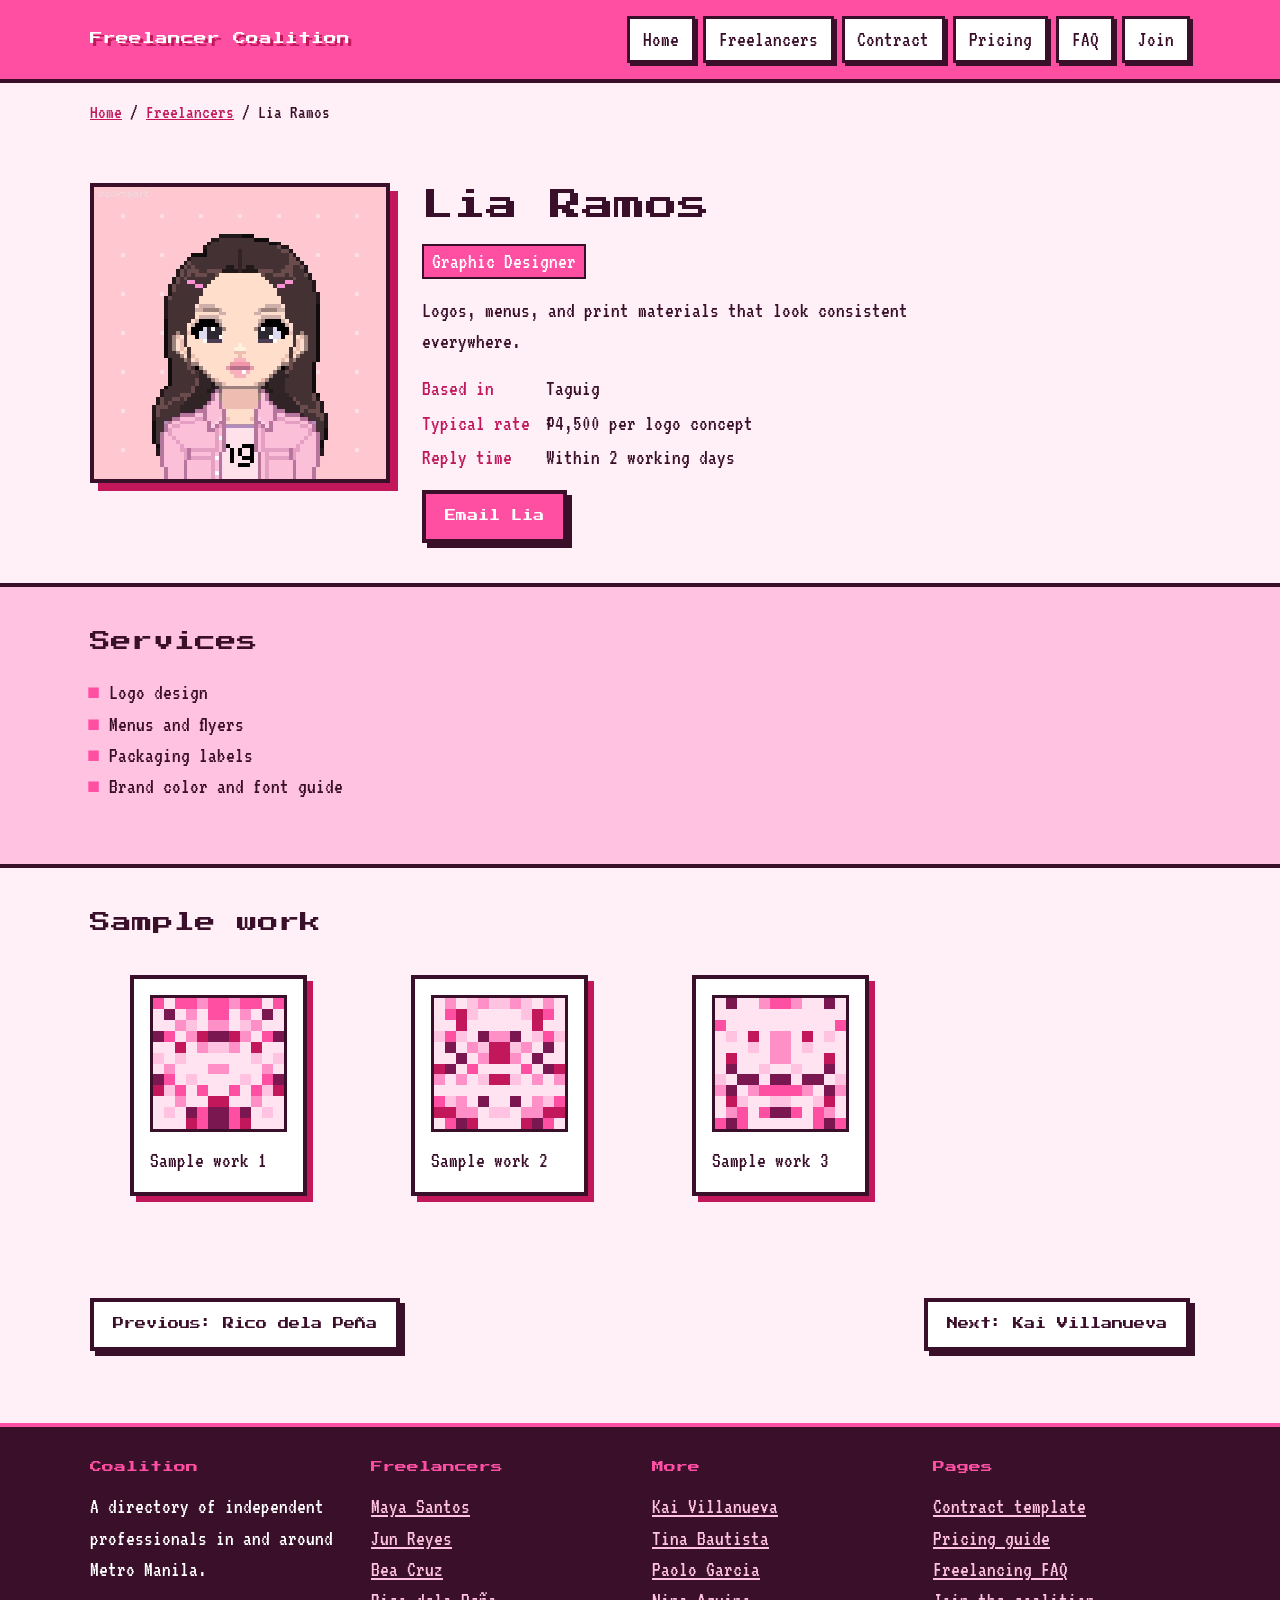
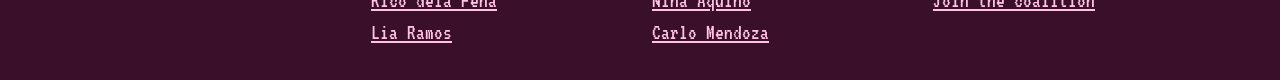
<file: lia-ramos.html>
<!DOCTYPE html>
<html lang="en">
<head>
<meta charset="UTF-8">
<meta name="viewport" content="width=device-width, initial-scale=1.0">
<meta name="description" content="Lia Ramos is a graphic designer in Taguig. Logos, menus, and print materials that look consistent everywhere.">
<title>Lia Ramos, Graphic Designer | Local Freelancer Coalition</title>
<link rel="stylesheet" href="style.css">
</head>
<body>
<a class="skip" href="#main">Skip to content</a>
<header class="site-header">
<div class="wrap">
<a class="brand" href="index.html">Freelancer Coalition</a>
<nav class="nav" aria-label="Main"><ul><li><a href="index.html">Home</a></li><li><a href="index.html#directory">Freelancers</a></li><li><a href="contract.html">Contract</a></li><li><a href="pricing.html">Pricing</a></li><li><a href="faq.html">FAQ</a></li><li><a href="join.html">Join</a></li></ul></nav>
</div>
</header>
<main id="main">
<div class="wrap">
<nav class="crumbs" aria-label="Breadcrumb"><a href="index.html">Home</a> / <a href="index.html#directory">Freelancers</a> / Lia Ramos</nav>
</div>
<section class="section">
<div class="wrap profile">
<img src="img 6.jpg" alt="Pixel avatar of Lia Ramos" width="240" height="240">
<article>
<h1>Lia Ramos</h1>
<p><span class="tag">Graphic Designer</span></p>
<p>Logos, menus, and print materials that look consistent everywhere.</p>
<dl class="facts"><dt>Based in</dt><dd>Taguig</dd><dt>Typical rate</dt><dd>₱4,500 per logo concept</dd><dt>Reply time</dt><dd>Within 2 working days</dd></dl>
<a class="btn" href="mailto:lia-ramos@example.com">Email Lia</a>
</article>
</div>
</section>
<section class="section alt">
<div class="wrap">
<h2>Services</h2>
<ul class="checks"><li>Logo design</li><li>Menus and flyers</li><li>Packaging labels</li><li>Brand color and font guide</li></ul>
</div>
</section>
<section class="section">
<div class="wrap">
<h2>Sample work</h2>
<ul class="grid"><li><figure class="card"><img src="work-1.svg" alt="Sample work 1 by Lia Ramos" width="360" height="360"><figcaption>Sample work 1</figcaption></figure></li><li><figure class="card"><img src="work-2.svg" alt="Sample work 2 by Lia Ramos" width="360" height="360"><figcaption>Sample work 2</figcaption></figure></li><li><figure class="card"><img src="work-3.svg" alt="Sample work 3 by Lia Ramos" width="360" height="360"><figcaption>Sample work 3</figcaption></figure></li></ul>
</div>
</section>
<section class="section">
<div class="wrap pager">
<a class="btn ghost" href="rico-dela-pena.html">Previous: Rico dela Peña</a>
<a class="btn ghost" href="kai-villanueva.html">Next: Kai Villanueva</a>
</div>
</section>
</main>
<footer class="site-footer">
<div class="wrap">
<section><h2>Coalition</h2><p>A directory of independent professionals in and around Metro Manila.</p></section>
<section><h2>Freelancers</h2><ul><li><a href="maya-santos.html">Maya Santos</a></li><li><a href="jun-reyes.html">Jun Reyes</a></li><li><a href="bea-cruz.html">Bea Cruz</a></li><li><a href="rico-dela-pena.html">Rico dela Peña</a></li><li><a href="lia-ramos.html">Lia Ramos</a></li></ul></section>
<section><h2>More</h2><ul><li><a href="kai-villanueva.html">Kai Villanueva</a></li><li><a href="tina-bautista.html">Tina Bautista</a></li><li><a href="paolo-garcia.html">Paolo Garcia</a></li><li><a href="nina-aquino.html">Nina Aquino</a></li><li><a href="carlo-mendoza.html">Carlo Mendoza</a></li></ul></section>
<section><h2>Pages</h2><ul><li><a href="contract.html">Contract template</a></li><li><a href="pricing.html">Pricing guide</a></li><li><a href="faq.html">Freelancing FAQ</a></li><li><a href="join.html">Join the coalition</a></li></ul></section>
</div>
</footer>
</body>
</html>
</file>
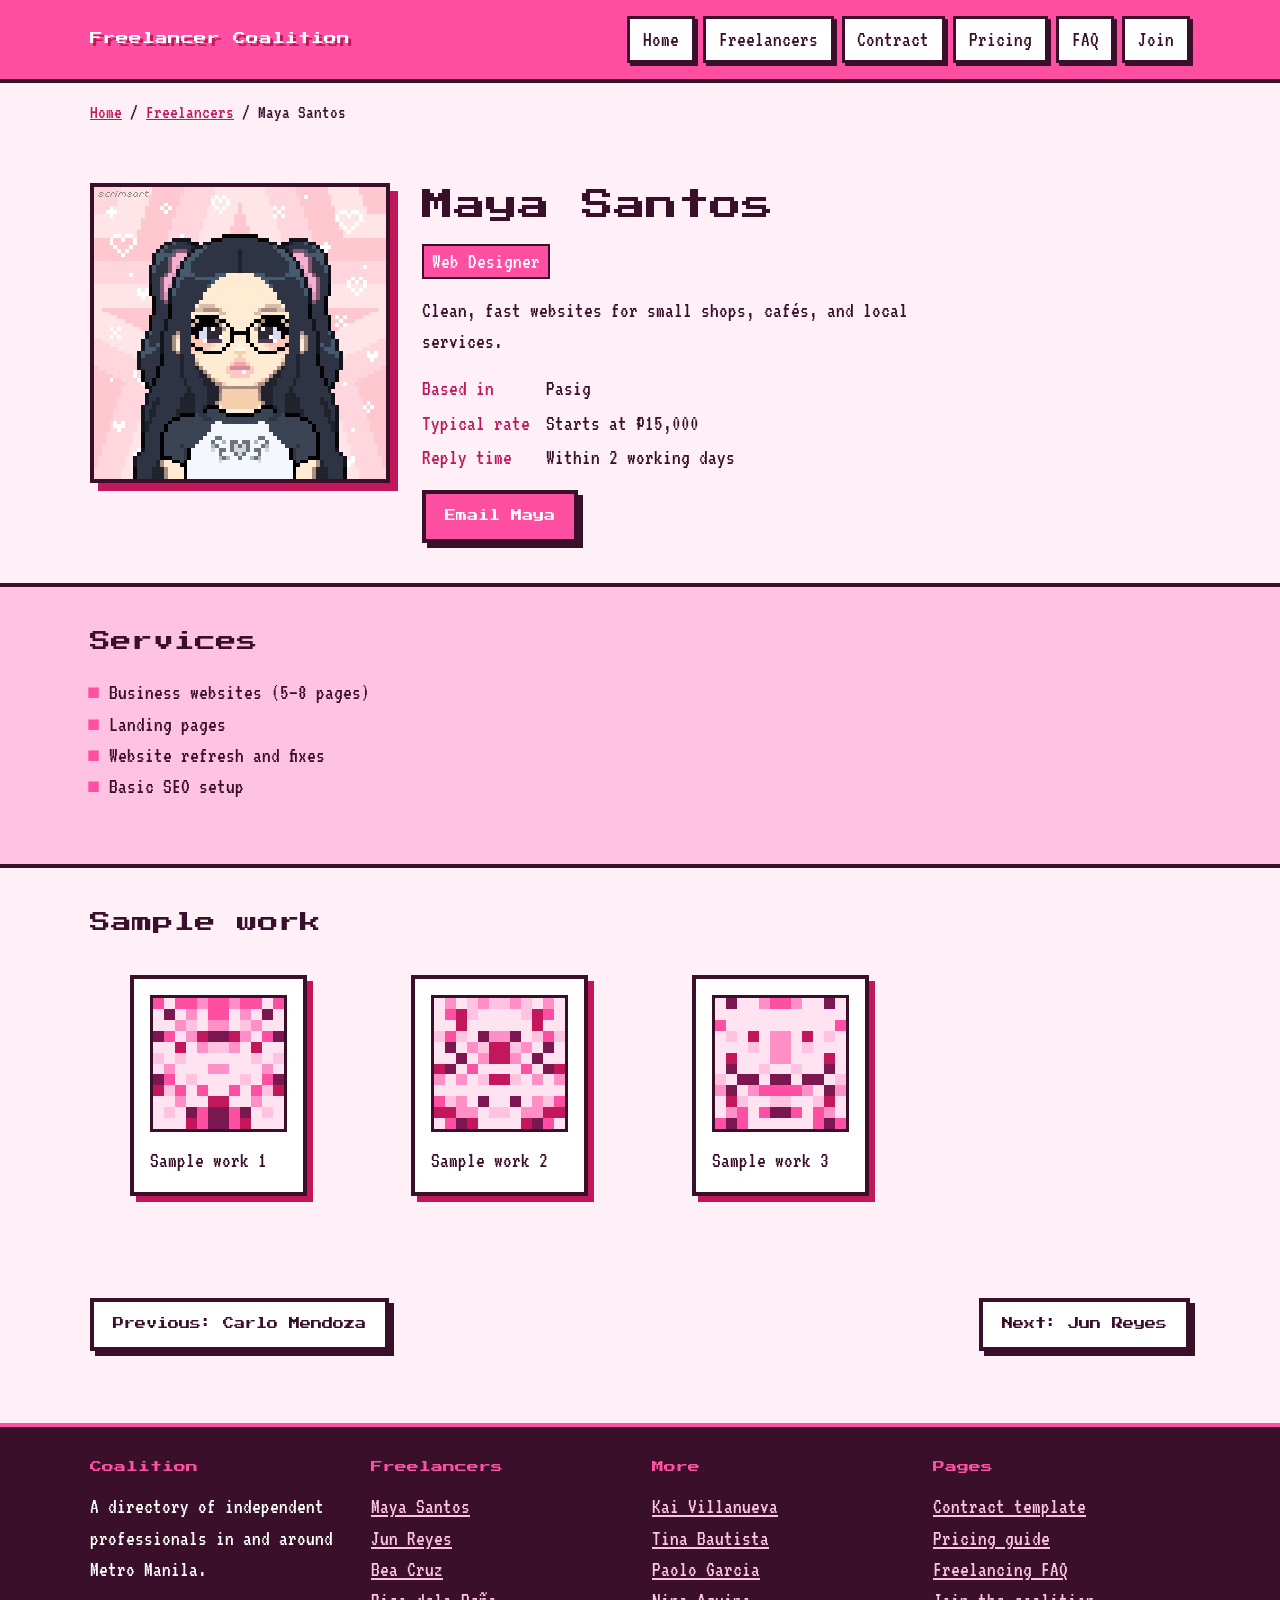
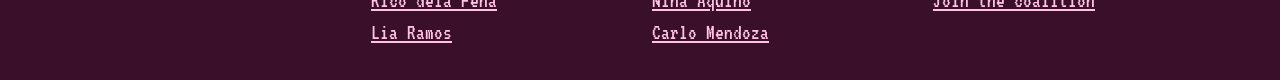
<file: maya-santos.html>
<!DOCTYPE html>
<html lang="en">
<head>
<meta charset="UTF-8">
<meta name="viewport" content="width=device-width, initial-scale=1.0">
<meta name="description" content="Maya Santos is a web designer in Pasig. Clean, fast websites for small shops, cafés, and local services.">
<title>Maya Santos, Web Designer | Local Freelancer Coalition</title>
<link rel="stylesheet" href="style.css">
</head>
<body>
<a class="skip" href="#main">Skip to content</a>
<header class="site-header">
<div class="wrap">
<a class="brand" href="index.html">Freelancer Coalition</a>
<nav class="nav" aria-label="Main"><ul><li><a href="index.html">Home</a></li><li><a href="index.html#directory">Freelancers</a></li><li><a href="contract.html">Contract</a></li><li><a href="pricing.html">Pricing</a></li><li><a href="faq.html">FAQ</a></li><li><a href="join.html">Join</a></li></ul></nav>
</div>
</header>
<main id="main">
<div class="wrap">
<nav class="crumbs" aria-label="Breadcrumb"><a href="index.html">Home</a> / <a href="index.html#directory">Freelancers</a> / Maya Santos</nav>
</div>
<section class="section">
<div class="wrap profile">
<img src="img 2.jpg" alt="Pixel avatar of Maya Santos" width="240" height="240">
<article>
<h1>Maya Santos</h1>
<p><span class="tag">Web Designer</span></p>
<p>Clean, fast websites for small shops, cafés, and local services.</p>
<dl class="facts"><dt>Based in</dt><dd>Pasig</dd><dt>Typical rate</dt><dd>Starts at ₱15,000</dd><dt>Reply time</dt><dd>Within 2 working days</dd></dl>
<a class="btn" href="mailto:maya-santos@example.com">Email Maya</a>
</article>
</div>
</section>
<section class="section alt">
<div class="wrap">
<h2>Services</h2>
<ul class="checks"><li>Business websites (5–8 pages)</li><li>Landing pages</li><li>Website refresh and fixes</li><li>Basic SEO setup</li></ul>
</div>
</section>
<section class="section">
<div class="wrap">
<h2>Sample work</h2>
<ul class="grid"><li><figure class="card"><img src="work-1.svg" alt="Sample work 1 by Maya Santos" width="360" height="360"><figcaption>Sample work 1</figcaption></figure></li><li><figure class="card"><img src="work-2.svg" alt="Sample work 2 by Maya Santos" width="360" height="360"><figcaption>Sample work 2</figcaption></figure></li><li><figure class="card"><img src="work-3.svg" alt="Sample work 3 by Maya Santos" width="360" height="360"><figcaption>Sample work 3</figcaption></figure></li></ul>
</div>
</section>
<section class="section">
<div class="wrap pager">
<a class="btn ghost" href="carlo-mendoza.html">Previous: Carlo Mendoza</a>
<a class="btn ghost" href="jun-reyes.html">Next: Jun Reyes</a>
</div>
</section>
</main>
<footer class="site-footer">
<div class="wrap">
<section><h2>Coalition</h2><p>A directory of independent professionals in and around Metro Manila.</p></section>
<section><h2>Freelancers</h2><ul><li><a href="maya-santos.html">Maya Santos</a></li><li><a href="jun-reyes.html">Jun Reyes</a></li><li><a href="bea-cruz.html">Bea Cruz</a></li><li><a href="rico-dela-pena.html">Rico dela Peña</a></li><li><a href="lia-ramos.html">Lia Ramos</a></li></ul></section>
<section><h2>More</h2><ul><li><a href="kai-villanueva.html">Kai Villanueva</a></li><li><a href="tina-bautista.html">Tina Bautista</a></li><li><a href="paolo-garcia.html">Paolo Garcia</a></li><li><a href="nina-aquino.html">Nina Aquino</a></li><li><a href="carlo-mendoza.html">Carlo Mendoza</a></li></ul></section>
<section><h2>Pages</h2><ul><li><a href="contract.html">Contract template</a></li><li><a href="pricing.html">Pricing guide</a></li><li><a href="faq.html">Freelancing FAQ</a></li><li><a href="join.html">Join the coalition</a></li></ul></section>
</div>
</footer>
</body>
</html>
</file>
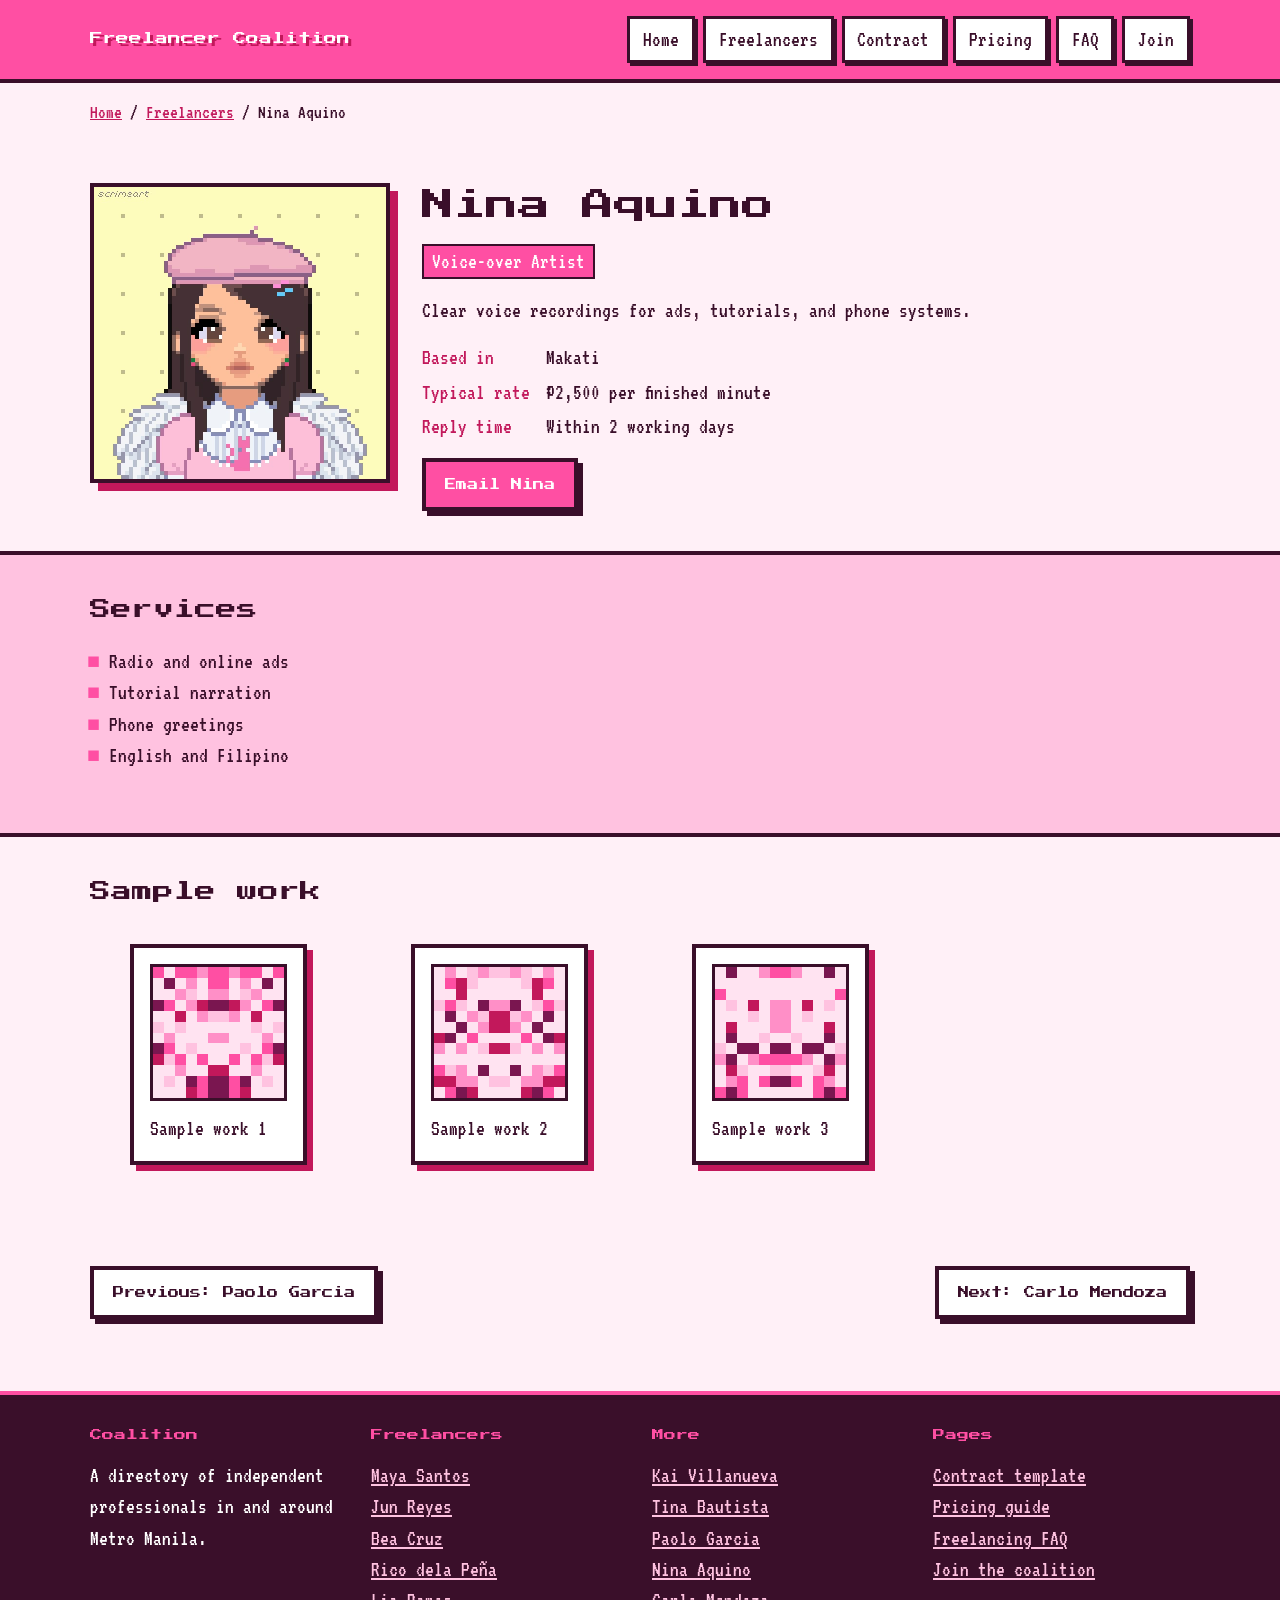
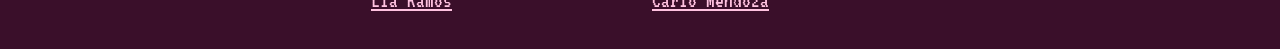
<file: nina-aquino.html>
<!DOCTYPE html>
<html lang="en">
<head>
<meta charset="UTF-8">
<meta name="viewport" content="width=device-width, initial-scale=1.0">
<meta name="description" content="Nina Aquino is a voice-over artist in Makati. Clear voice recordings for ads, tutorials, and phone systems.">
<title>Nina Aquino, Voice-over Artist | Local Freelancer Coalition</title>
<link rel="stylesheet" href="style.css">
</head>
<body>
<a class="skip" href="#main">Skip to content</a>
<header class="site-header">
<div class="wrap">
<a class="brand" href="index.html">Freelancer Coalition</a>
<nav class="nav" aria-label="Main"><ul><li><a href="index.html">Home</a></li><li><a href="index.html#directory">Freelancers</a></li><li><a href="contract.html">Contract</a></li><li><a href="pricing.html">Pricing</a></li><li><a href="faq.html">FAQ</a></li><li><a href="join.html">Join</a></li></ul></nav>
</div>
</header>
<main id="main">
<div class="wrap">
<nav class="crumbs" aria-label="Breadcrumb"><a href="index.html">Home</a> / <a href="index.html#directory">Freelancers</a> / Nina Aquino</nav>
</div>
<section class="section">
<div class="wrap profile">
<img src="img 10.jpg" alt="Pixel avatar of Nina Aquino" width="240" height="240">
<article>
<h1>Nina Aquino</h1>
<p><span class="tag">Voice-over Artist</span></p>
<p>Clear voice recordings for ads, tutorials, and phone systems.</p>
<dl class="facts"><dt>Based in</dt><dd>Makati</dd><dt>Typical rate</dt><dd>₱2,500 per finished minute</dd><dt>Reply time</dt><dd>Within 2 working days</dd></dl>
<a class="btn" href="mailto:nina-aquino@example.com">Email Nina</a>
</article>
</div>
</section>
<section class="section alt">
<div class="wrap">
<h2>Services</h2>
<ul class="checks"><li>Radio and online ads</li><li>Tutorial narration</li><li>Phone greetings</li><li>English and Filipino</li></ul>
</div>
</section>
<section class="section">
<div class="wrap">
<h2>Sample work</h2>
<ul class="grid"><li><figure class="card"><img src="work-1.svg" alt="Sample work 1 by Nina Aquino" width="360" height="360"><figcaption>Sample work 1</figcaption></figure></li><li><figure class="card"><img src="work-2.svg" alt="Sample work 2 by Nina Aquino" width="360" height="360"><figcaption>Sample work 2</figcaption></figure></li><li><figure class="card"><img src="work-3.svg" alt="Sample work 3 by Nina Aquino" width="360" height="360"><figcaption>Sample work 3</figcaption></figure></li></ul>
</div>
</section>
<section class="section">
<div class="wrap pager">
<a class="btn ghost" href="paolo-garcia.html">Previous: Paolo Garcia</a>
<a class="btn ghost" href="carlo-mendoza.html">Next: Carlo Mendoza</a>
</div>
</section>
</main>
<footer class="site-footer">
<div class="wrap">
<section><h2>Coalition</h2><p>A directory of independent professionals in and around Metro Manila.</p></section>
<section><h2>Freelancers</h2><ul><li><a href="maya-santos.html">Maya Santos</a></li><li><a href="jun-reyes.html">Jun Reyes</a></li><li><a href="bea-cruz.html">Bea Cruz</a></li><li><a href="rico-dela-pena.html">Rico dela Peña</a></li><li><a href="lia-ramos.html">Lia Ramos</a></li></ul></section>
<section><h2>More</h2><ul><li><a href="kai-villanueva.html">Kai Villanueva</a></li><li><a href="tina-bautista.html">Tina Bautista</a></li><li><a href="paolo-garcia.html">Paolo Garcia</a></li><li><a href="nina-aquino.html">Nina Aquino</a></li><li><a href="carlo-mendoza.html">Carlo Mendoza</a></li></ul></section>
<section><h2>Pages</h2><ul><li><a href="contract.html">Contract template</a></li><li><a href="pricing.html">Pricing guide</a></li><li><a href="faq.html">Freelancing FAQ</a></li><li><a href="join.html">Join the coalition</a></li></ul></section>
</div>
</footer>
</body>
</html>
</file>
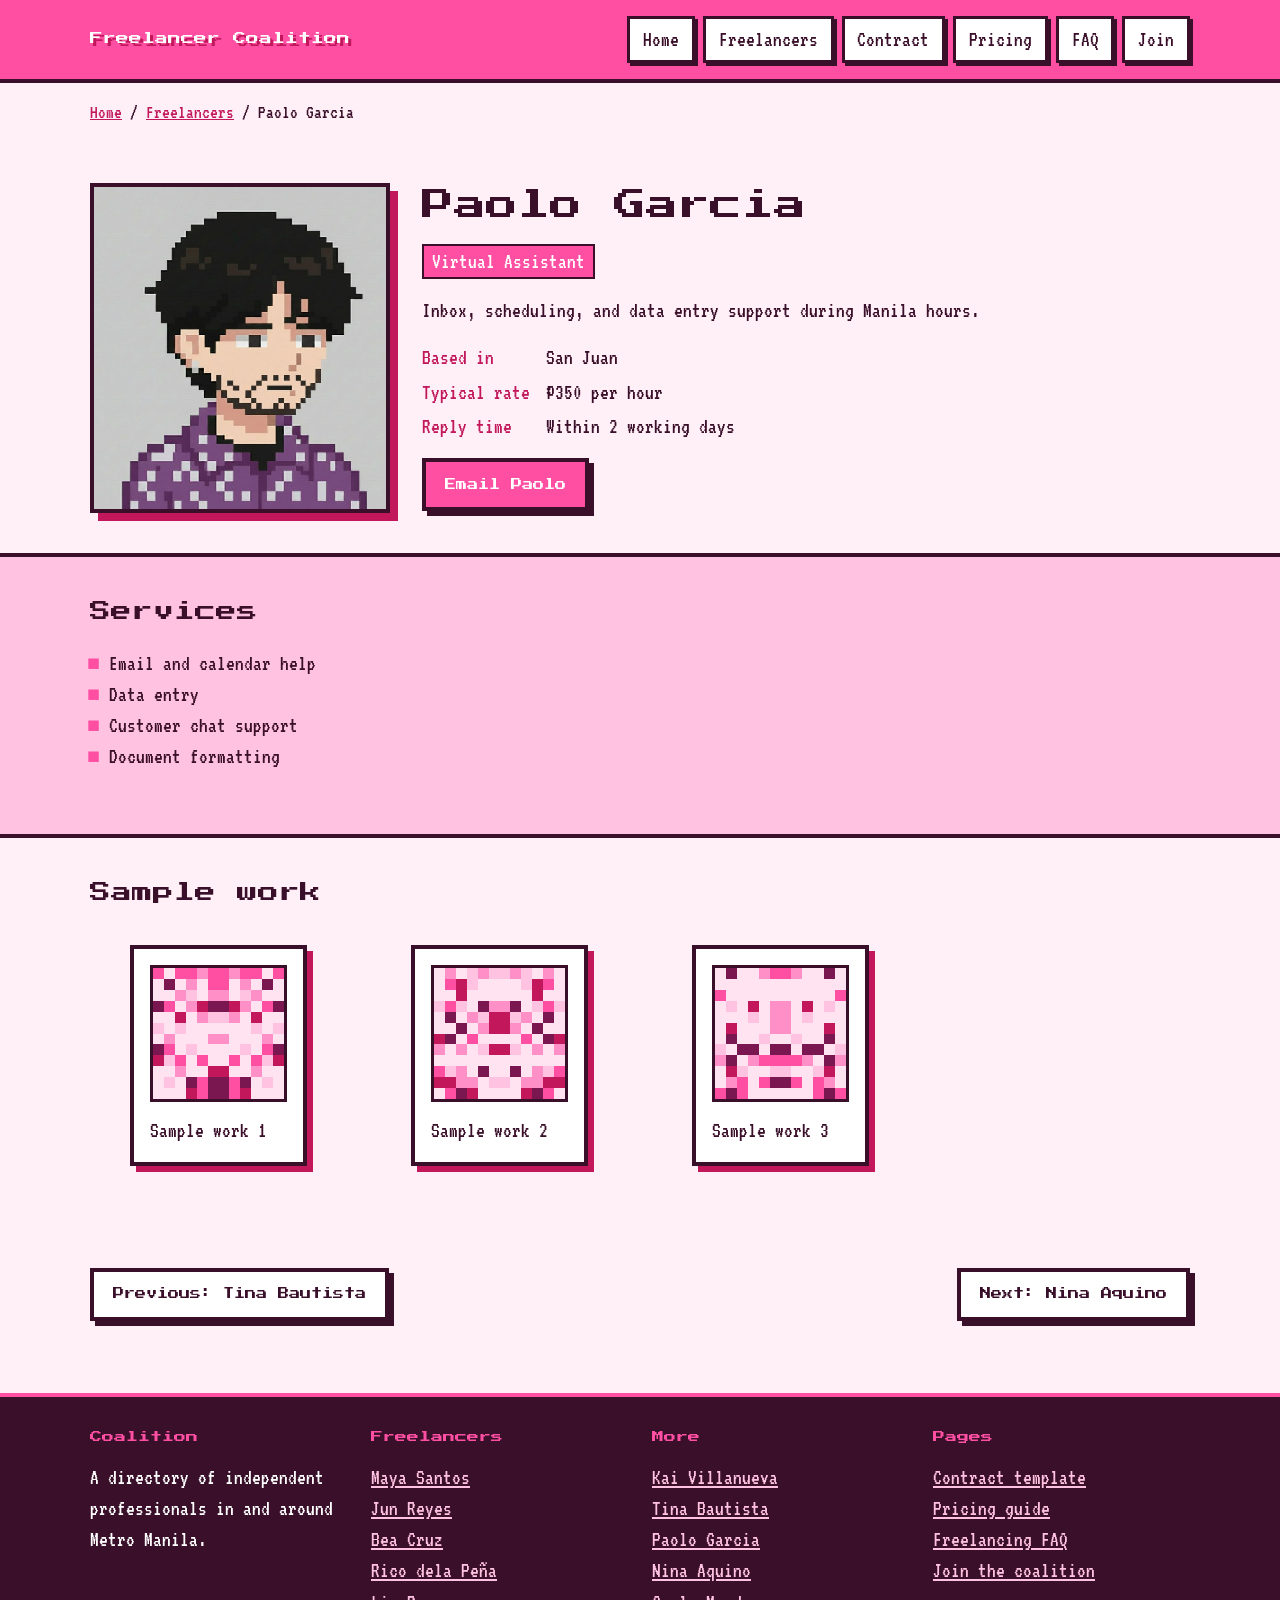
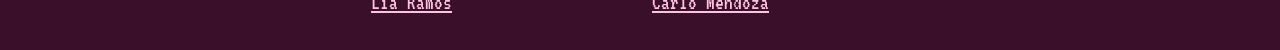
<file: paolo-garcia.html>
<!DOCTYPE html>
<html lang="en">
<head>
<meta charset="UTF-8">
<meta name="viewport" content="width=device-width, initial-scale=1.0">
<meta name="description" content="Paolo Garcia is a virtual assistant in San Juan. Inbox, scheduling, and data entry support during Manila hours.">
<title>Paolo Garcia, Virtual Assistant | Local Freelancer Coalition</title>
<link rel="stylesheet" href="style.css">
</head>
<body>
<a class="skip" href="#main">Skip to content</a>
<header class="site-header">
<div class="wrap">
<a class="brand" href="index.html">Freelancer Coalition</a>
<nav class="nav" aria-label="Main"><ul><li><a href="index.html">Home</a></li><li><a href="index.html#directory">Freelancers</a></li><li><a href="contract.html">Contract</a></li><li><a href="pricing.html">Pricing</a></li><li><a href="faq.html">FAQ</a></li><li><a href="join.html">Join</a></li></ul></nav>
</div>
</header>
<main id="main">
<div class="wrap">
<nav class="crumbs" aria-label="Breadcrumb"><a href="index.html">Home</a> / <a href="index.html#directory">Freelancers</a> / Paolo Garcia</nav>
</div>
<section class="section">
<div class="wrap profile">
<img src="img 9.jpg" alt="Pixel avatar of Paolo Garcia" width="240" height="240">
<article>
<h1>Paolo Garcia</h1>
<p><span class="tag">Virtual Assistant</span></p>
<p>Inbox, scheduling, and data entry support during Manila hours.</p>
<dl class="facts"><dt>Based in</dt><dd>San Juan</dd><dt>Typical rate</dt><dd>₱350 per hour</dd><dt>Reply time</dt><dd>Within 2 working days</dd></dl>
<a class="btn" href="mailto:paolo-garcia@example.com">Email Paolo</a>
</article>
</div>
</section>
<section class="section alt">
<div class="wrap">
<h2>Services</h2>
<ul class="checks"><li>Email and calendar help</li><li>Data entry</li><li>Customer chat support</li><li>Document formatting</li></ul>
</div>
</section>
<section class="section">
<div class="wrap">
<h2>Sample work</h2>
<ul class="grid"><li><figure class="card"><img src="work-1.svg" alt="Sample work 1 by Paolo Garcia" width="360" height="360"><figcaption>Sample work 1</figcaption></figure></li><li><figure class="card"><img src="work-2.svg" alt="Sample work 2 by Paolo Garcia" width="360" height="360"><figcaption>Sample work 2</figcaption></figure></li><li><figure class="card"><img src="work-3.svg" alt="Sample work 3 by Paolo Garcia" width="360" height="360"><figcaption>Sample work 3</figcaption></figure></li></ul>
</div>
</section>
<section class="section">
<div class="wrap pager">
<a class="btn ghost" href="tina-bautista.html">Previous: Tina Bautista</a>
<a class="btn ghost" href="nina-aquino.html">Next: Nina Aquino</a>
</div>
</section>
</main>
<footer class="site-footer">
<div class="wrap">
<section><h2>Coalition</h2><p>A directory of independent professionals in and around Metro Manila.</p></section>
<section><h2>Freelancers</h2><ul><li><a href="maya-santos.html">Maya Santos</a></li><li><a href="jun-reyes.html">Jun Reyes</a></li><li><a href="bea-cruz.html">Bea Cruz</a></li><li><a href="rico-dela-pena.html">Rico dela Peña</a></li><li><a href="lia-ramos.html">Lia Ramos</a></li></ul></section>
<section><h2>More</h2><ul><li><a href="kai-villanueva.html">Kai Villanueva</a></li><li><a href="tina-bautista.html">Tina Bautista</a></li><li><a href="paolo-garcia.html">Paolo Garcia</a></li><li><a href="nina-aquino.html">Nina Aquino</a></li><li><a href="carlo-mendoza.html">Carlo Mendoza</a></li></ul></section>
<section><h2>Pages</h2><ul><li><a href="contract.html">Contract template</a></li><li><a href="pricing.html">Pricing guide</a></li><li><a href="faq.html">Freelancing FAQ</a></li><li><a href="join.html">Join the coalition</a></li></ul></section>
</div>
</footer>
</body>
</html>
</file>
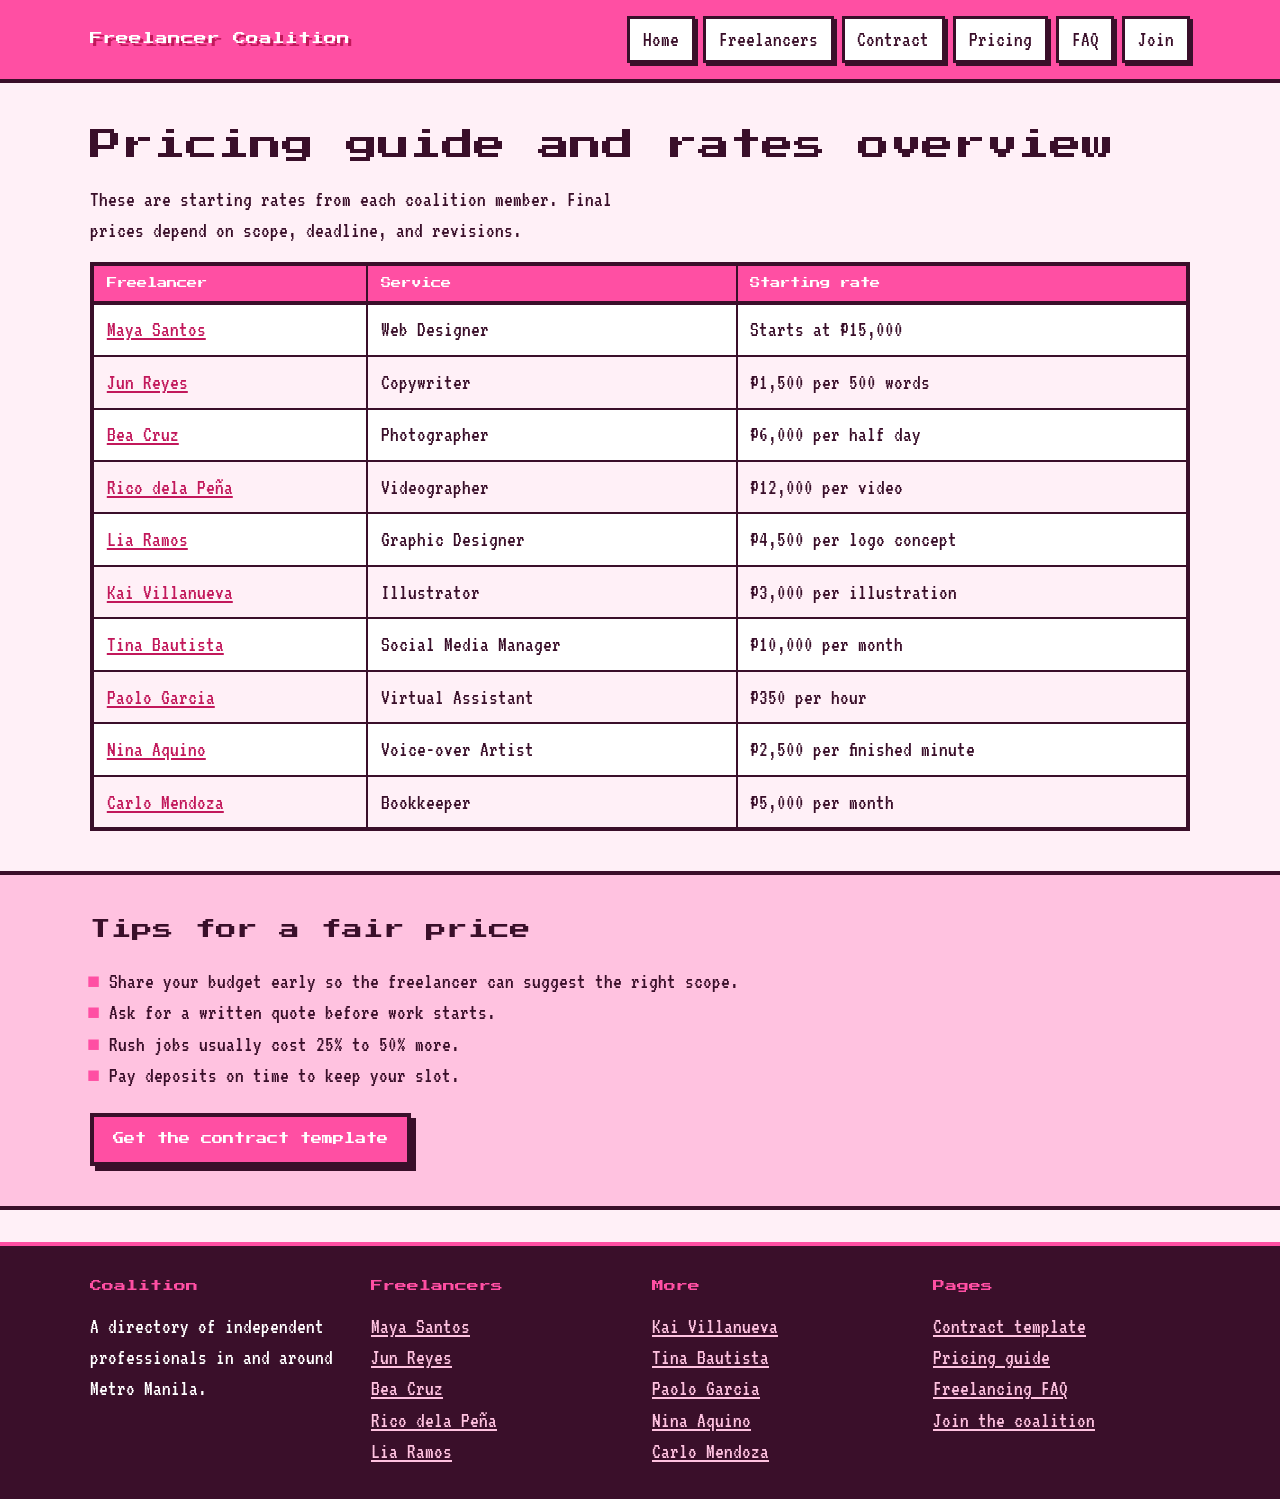
<file: pricing.html>
<!DOCTYPE html>
<html lang="en">
<head>
<meta charset="UTF-8">
<meta name="viewport" content="width=device-width, initial-scale=1.0">
<meta name="description" content="Starting rates for each freelancer in the coalition.">
<title>Pricing Guide | Local Freelancer Coalition</title>
<link rel="stylesheet" href="style.css">
</head>
<body>
<a class="skip" href="#main">Skip to content</a>
<header class="site-header">
<div class="wrap">
<a class="brand" href="index.html">Freelancer Coalition</a>
<nav class="nav" aria-label="Main"><ul><li><a href="index.html">Home</a></li><li><a href="index.html#directory">Freelancers</a></li><li><a href="contract.html">Contract</a></li><li><a href="pricing.html" aria-current="page">Pricing</a></li><li><a href="faq.html">FAQ</a></li><li><a href="join.html">Join</a></li></ul></nav>
</div>
</header>
<main id="main">
<section class="section"><div class="wrap">
<h1>Pricing guide and rates overview</h1>
<p>These are starting rates from each coalition member. Final prices depend on scope, deadline, and revisions.</p>
<div class="table-scroll"><table>
<caption class="skip">Freelancer rates</caption>
<thead><tr><th scope="col">Freelancer</th><th scope="col">Service</th><th scope="col">Starting rate</th></tr></thead>
<tbody><tr><td><a href="maya-santos.html">Maya Santos</a></td><td>Web Designer</td><td>Starts at ₱15,000</td></tr><tr><td><a href="jun-reyes.html">Jun Reyes</a></td><td>Copywriter</td><td>₱1,500 per 500 words</td></tr><tr><td><a href="bea-cruz.html">Bea Cruz</a></td><td>Photographer</td><td>₱6,000 per half day</td></tr><tr><td><a href="rico-dela-pena.html">Rico dela Peña</a></td><td>Videographer</td><td>₱12,000 per video</td></tr><tr><td><a href="lia-ramos.html">Lia Ramos</a></td><td>Graphic Designer</td><td>₱4,500 per logo concept</td></tr><tr><td><a href="kai-villanueva.html">Kai Villanueva</a></td><td>Illustrator</td><td>₱3,000 per illustration</td></tr><tr><td><a href="tina-bautista.html">Tina Bautista</a></td><td>Social Media Manager</td><td>₱10,000 per month</td></tr><tr><td><a href="paolo-garcia.html">Paolo Garcia</a></td><td>Virtual Assistant</td><td>₱350 per hour</td></tr><tr><td><a href="nina-aquino.html">Nina Aquino</a></td><td>Voice-over Artist</td><td>₱2,500 per finished minute</td></tr><tr><td><a href="carlo-mendoza.html">Carlo Mendoza</a></td><td>Bookkeeper</td><td>₱5,000 per month</td></tr></tbody></table></div>
</div></section>
<section class="section alt"><div class="wrap">
<h2>Tips for a fair price</h2>
<ul class="checks"><li>Share your budget early so the freelancer can suggest the right scope.</li><li>Ask for a written quote before work starts.</li><li>Rush jobs usually cost 25% to 50% more.</li><li>Pay deposits on time to keep your slot.</li></ul>
<a class="btn" href="contract.html">Get the contract template</a>
</div></section>
</main>
<footer class="site-footer">
<div class="wrap">
<section><h2>Coalition</h2><p>A directory of independent professionals in and around Metro Manila.</p></section>
<section><h2>Freelancers</h2><ul><li><a href="maya-santos.html">Maya Santos</a></li><li><a href="jun-reyes.html">Jun Reyes</a></li><li><a href="bea-cruz.html">Bea Cruz</a></li><li><a href="rico-dela-pena.html">Rico dela Peña</a></li><li><a href="lia-ramos.html">Lia Ramos</a></li></ul></section>
<section><h2>More</h2><ul><li><a href="kai-villanueva.html">Kai Villanueva</a></li><li><a href="tina-bautista.html">Tina Bautista</a></li><li><a href="paolo-garcia.html">Paolo Garcia</a></li><li><a href="nina-aquino.html">Nina Aquino</a></li><li><a href="carlo-mendoza.html">Carlo Mendoza</a></li></ul></section>
<section><h2>Pages</h2><ul><li><a href="contract.html">Contract template</a></li><li><a href="pricing.html">Pricing guide</a></li><li><a href="faq.html">Freelancing FAQ</a></li><li><a href="join.html">Join the coalition</a></li></ul></section>
</div>
</footer>
</body>
</html>
</file>
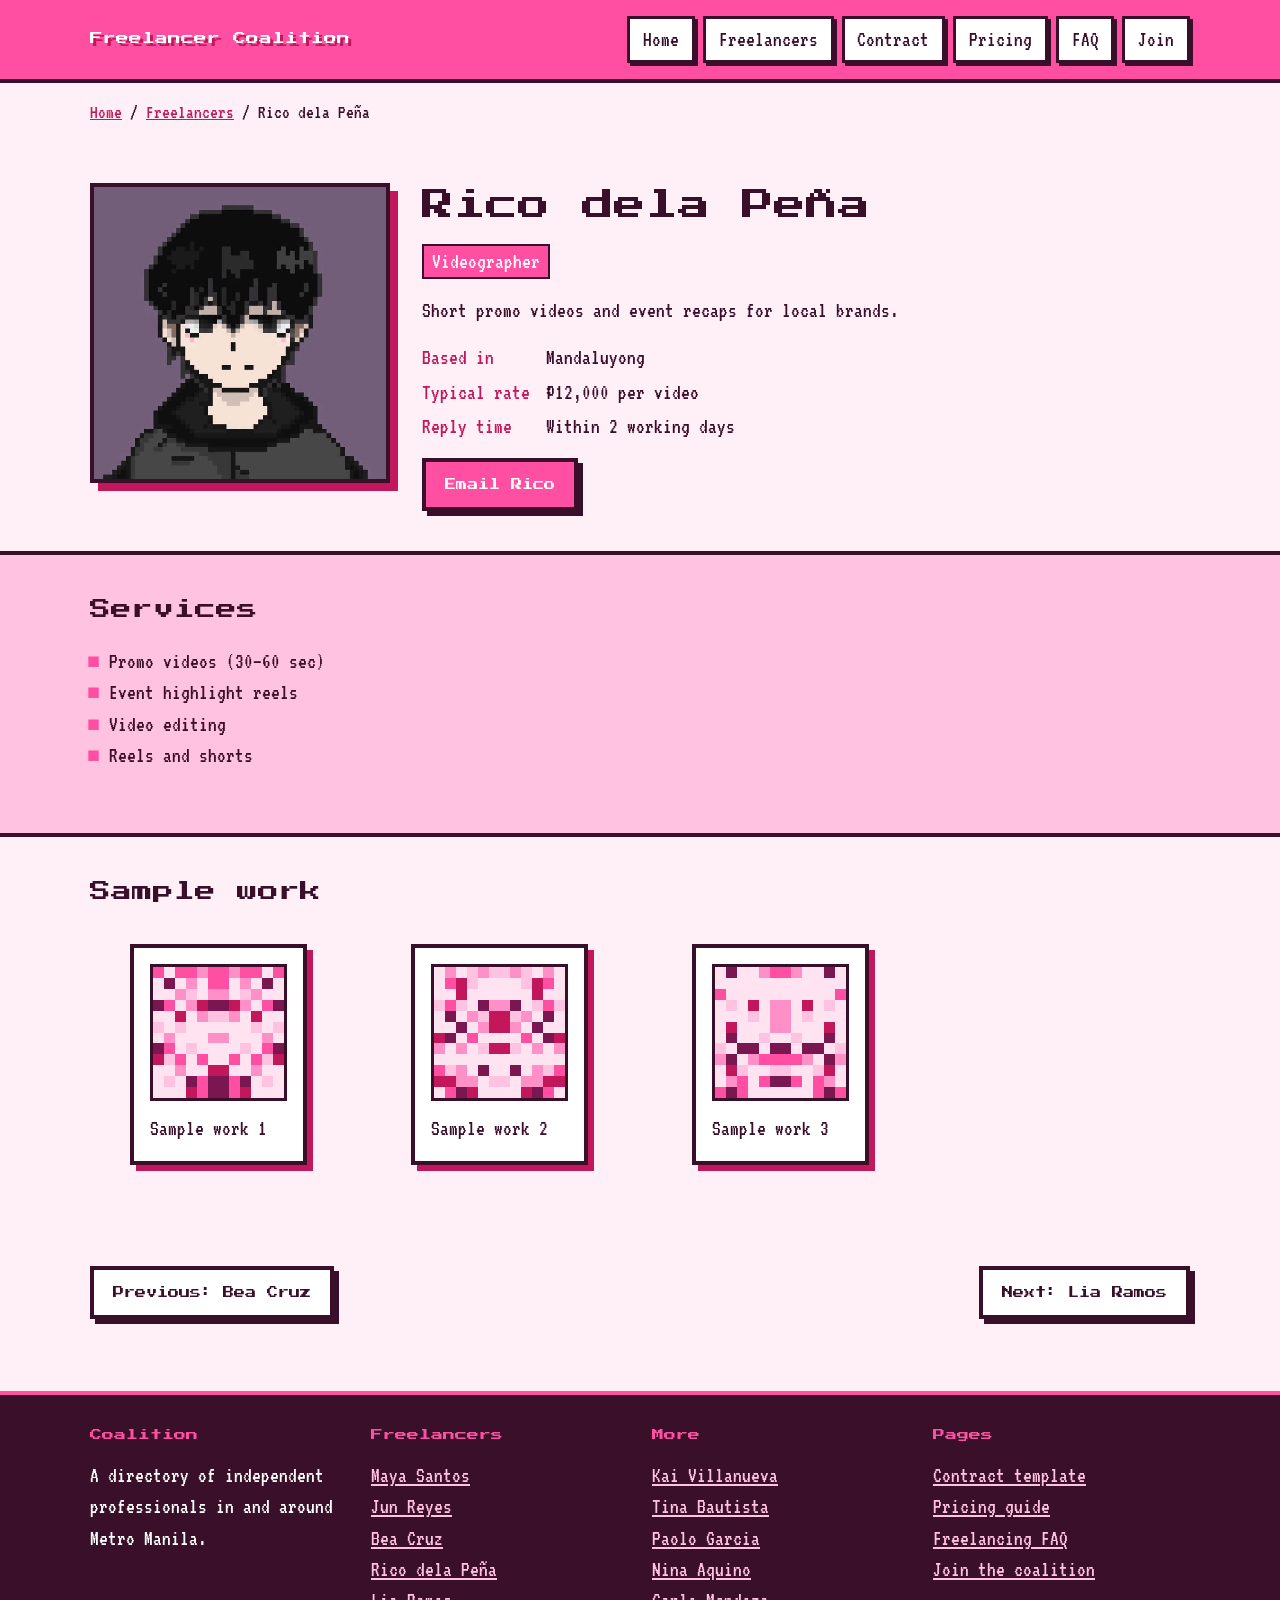
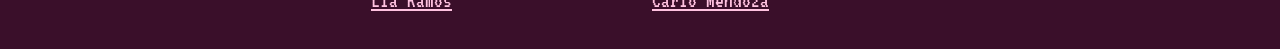
<file: rico-dela-pena.html>
<!DOCTYPE html>
<html lang="en">
<head>
<meta charset="UTF-8">
<meta name="viewport" content="width=device-width, initial-scale=1.0">
<meta name="description" content="Rico dela Peña is a videographer in Mandaluyong. Short promo videos and event recaps for local brands.">
<title>Rico dela Peña, Videographer | Local Freelancer Coalition</title>
<link rel="stylesheet" href="style.css">
</head>
<body>
<a class="skip" href="#main">Skip to content</a>
<header class="site-header">
<div class="wrap">
<a class="brand" href="index.html">Freelancer Coalition</a>
<nav class="nav" aria-label="Main"><ul><li><a href="index.html">Home</a></li><li><a href="index.html#directory">Freelancers</a></li><li><a href="contract.html">Contract</a></li><li><a href="pricing.html">Pricing</a></li><li><a href="faq.html">FAQ</a></li><li><a href="join.html">Join</a></li></ul></nav>
</div>
</header>
<main id="main">
<div class="wrap">
<nav class="crumbs" aria-label="Breadcrumb"><a href="index.html">Home</a> / <a href="index.html#directory">Freelancers</a> / Rico dela Peña</nav>
</div>
<section class="section">
<div class="wrap profile">
<img src="img 5.jpg" alt="Pixel avatar of Rico dela Peña" width="240" height="240">
<article>
<h1>Rico dela Peña</h1>
<p><span class="tag">Videographer</span></p>
<p>Short promo videos and event recaps for local brands.</p>
<dl class="facts"><dt>Based in</dt><dd>Mandaluyong</dd><dt>Typical rate</dt><dd>₱12,000 per video</dd><dt>Reply time</dt><dd>Within 2 working days</dd></dl>
<a class="btn" href="mailto:rico-dela-pena@example.com">Email Rico</a>
</article>
</div>
</section>
<section class="section alt">
<div class="wrap">
<h2>Services</h2>
<ul class="checks"><li>Promo videos (30–60 sec)</li><li>Event highlight reels</li><li>Video editing</li><li>Reels and shorts</li></ul>
</div>
</section>
<section class="section">
<div class="wrap">
<h2>Sample work</h2>
<ul class="grid"><li><figure class="card"><img src="work-1.svg" alt="Sample work 1 by Rico dela Peña" width="360" height="360"><figcaption>Sample work 1</figcaption></figure></li><li><figure class="card"><img src="work-2.svg" alt="Sample work 2 by Rico dela Peña" width="360" height="360"><figcaption>Sample work 2</figcaption></figure></li><li><figure class="card"><img src="work-3.svg" alt="Sample work 3 by Rico dela Peña" width="360" height="360"><figcaption>Sample work 3</figcaption></figure></li></ul>
</div>
</section>
<section class="section">
<div class="wrap pager">
<a class="btn ghost" href="bea-cruz.html">Previous: Bea Cruz</a>
<a class="btn ghost" href="lia-ramos.html">Next: Lia Ramos</a>
</div>
</section>
</main>
<footer class="site-footer">
<div class="wrap">
<section><h2>Coalition</h2><p>A directory of independent professionals in and around Metro Manila.</p></section>
<section><h2>Freelancers</h2><ul><li><a href="maya-santos.html">Maya Santos</a></li><li><a href="jun-reyes.html">Jun Reyes</a></li><li><a href="bea-cruz.html">Bea Cruz</a></li><li><a href="rico-dela-pena.html">Rico dela Peña</a></li><li><a href="lia-ramos.html">Lia Ramos</a></li></ul></section>
<section><h2>More</h2><ul><li><a href="kai-villanueva.html">Kai Villanueva</a></li><li><a href="tina-bautista.html">Tina Bautista</a></li><li><a href="paolo-garcia.html">Paolo Garcia</a></li><li><a href="nina-aquino.html">Nina Aquino</a></li><li><a href="carlo-mendoza.html">Carlo Mendoza</a></li></ul></section>
<section><h2>Pages</h2><ul><li><a href="contract.html">Contract template</a></li><li><a href="pricing.html">Pricing guide</a></li><li><a href="faq.html">Freelancing FAQ</a></li><li><a href="join.html">Join the coalition</a></li></ul></section>
</div>
</footer>
</body>
</html>
</file>
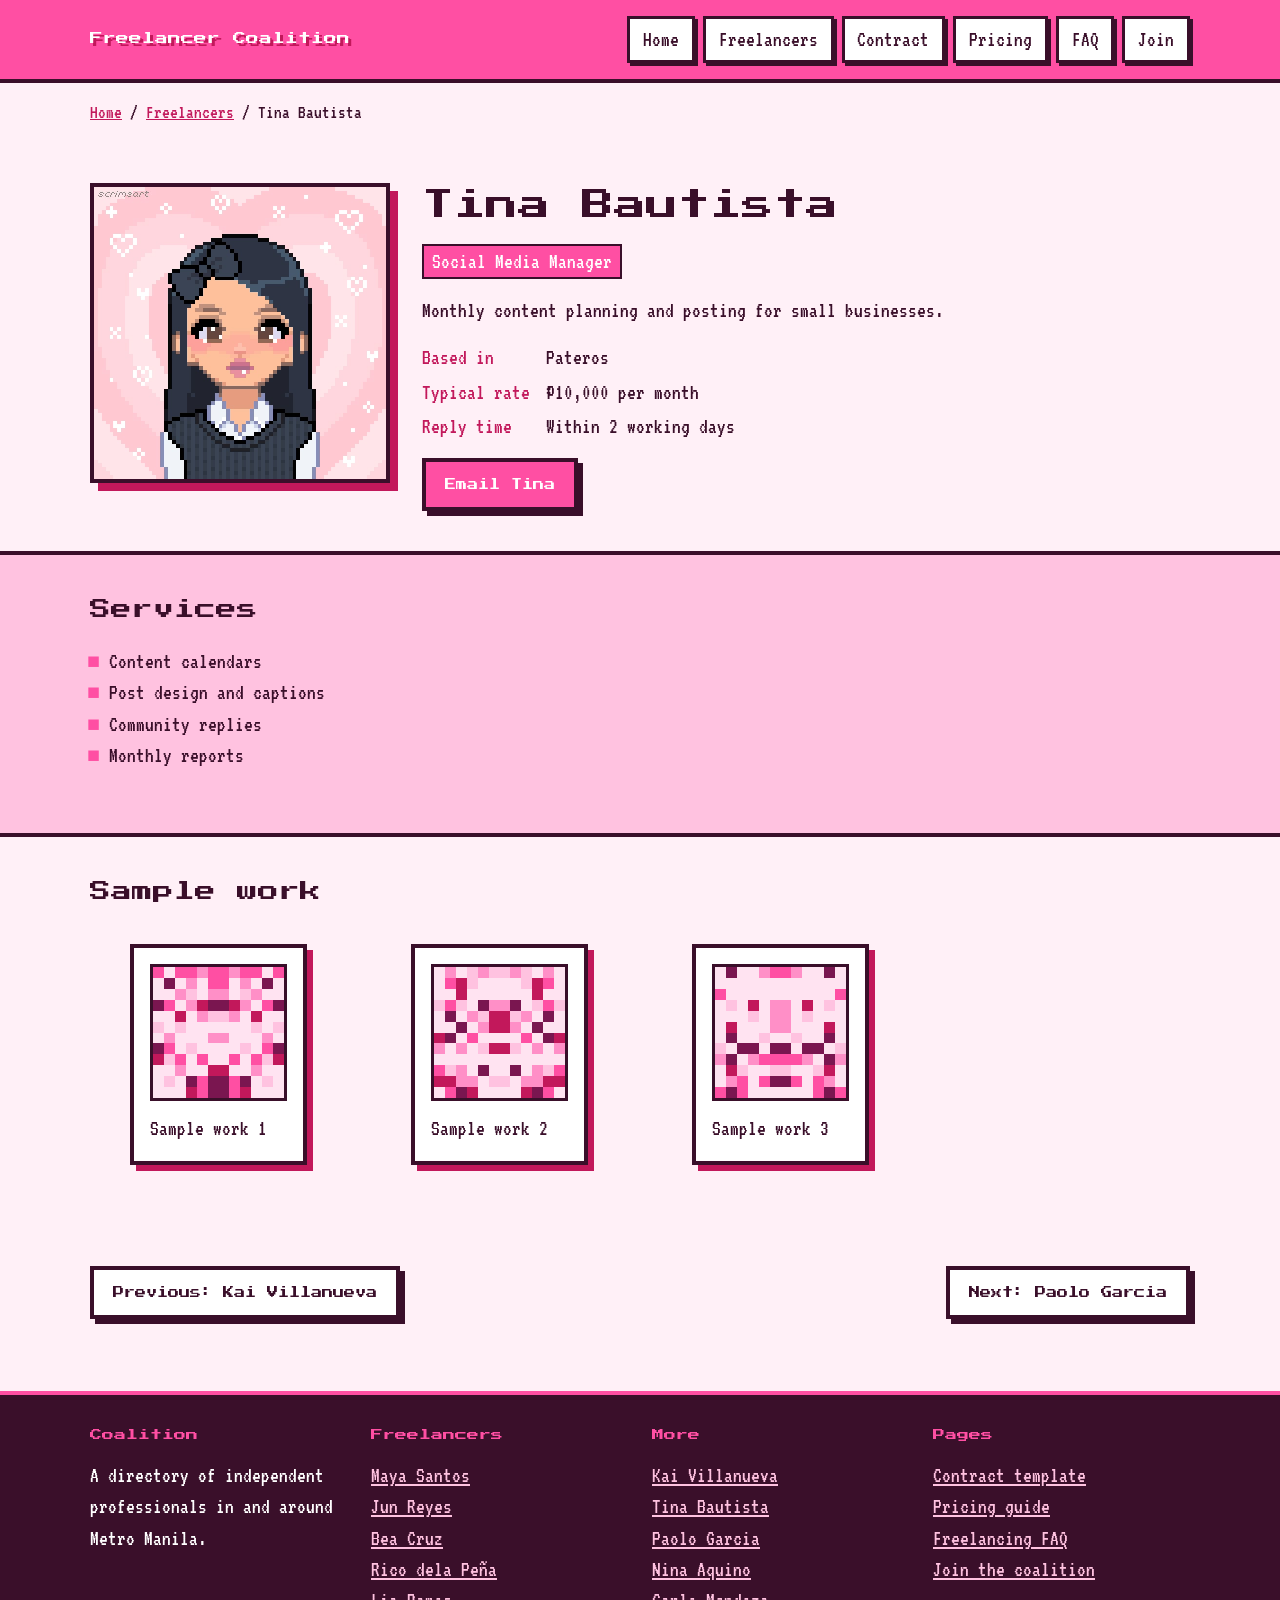
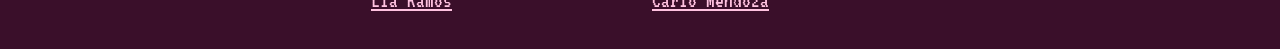
<file: tina-bautista.html>
<!DOCTYPE html>
<html lang="en">
<head>
<meta charset="UTF-8">
<meta name="viewport" content="width=device-width, initial-scale=1.0">
<meta name="description" content="Tina Bautista is a social media manager in Pateros. Monthly content planning and posting for small businesses.">
<title>Tina Bautista, Social Media Manager | Local Freelancer Coalition</title>
<link rel="stylesheet" href="style.css">
</head>
<body>
<a class="skip" href="#main">Skip to content</a>
<header class="site-header">
<div class="wrap">
<a class="brand" href="index.html">Freelancer Coalition</a>
<nav class="nav" aria-label="Main"><ul><li><a href="index.html">Home</a></li><li><a href="index.html#directory">Freelancers</a></li><li><a href="contract.html">Contract</a></li><li><a href="pricing.html">Pricing</a></li><li><a href="faq.html">FAQ</a></li><li><a href="join.html">Join</a></li></ul></nav>
</div>
</header>
<main id="main">
<div class="wrap">
<nav class="crumbs" aria-label="Breadcrumb"><a href="index.html">Home</a> / <a href="index.html#directory">Freelancers</a> / Tina Bautista</nav>
</div>
<section class="section">
<div class="wrap profile">
<img src="img 8.jpg" alt="Pixel avatar of Tina Bautista" width="240" height="240">
<article>
<h1>Tina Bautista</h1>
<p><span class="tag">Social Media Manager</span></p>
<p>Monthly content planning and posting for small businesses.</p>
<dl class="facts"><dt>Based in</dt><dd>Pateros</dd><dt>Typical rate</dt><dd>₱10,000 per month</dd><dt>Reply time</dt><dd>Within 2 working days</dd></dl>
<a class="btn" href="mailto:tina-bautista@example.com">Email Tina</a>
</article>
</div>
</section>
<section class="section alt">
<div class="wrap">
<h2>Services</h2>
<ul class="checks"><li>Content calendars</li><li>Post design and captions</li><li>Community replies</li><li>Monthly reports</li></ul>
</div>
</section>
<section class="section">
<div class="wrap">
<h2>Sample work</h2>
<ul class="grid"><li><figure class="card"><img src="work-1.svg" alt="Sample work 1 by Tina Bautista" width="360" height="360"><figcaption>Sample work 1</figcaption></figure></li><li><figure class="card"><img src="work-2.svg" alt="Sample work 2 by Tina Bautista" width="360" height="360"><figcaption>Sample work 2</figcaption></figure></li><li><figure class="card"><img src="work-3.svg" alt="Sample work 3 by Tina Bautista" width="360" height="360"><figcaption>Sample work 3</figcaption></figure></li></ul>
</div>
</section>
<section class="section">
<div class="wrap pager">
<a class="btn ghost" href="kai-villanueva.html">Previous: Kai Villanueva</a>
<a class="btn ghost" href="paolo-garcia.html">Next: Paolo Garcia</a>
</div>
</section>
</main>
<footer class="site-footer">
<div class="wrap">
<section><h2>Coalition</h2><p>A directory of independent professionals in and around Metro Manila.</p></section>
<section><h2>Freelancers</h2><ul><li><a href="maya-santos.html">Maya Santos</a></li><li><a href="jun-reyes.html">Jun Reyes</a></li><li><a href="bea-cruz.html">Bea Cruz</a></li><li><a href="rico-dela-pena.html">Rico dela Peña</a></li><li><a href="lia-ramos.html">Lia Ramos</a></li></ul></section>
<section><h2>More</h2><ul><li><a href="kai-villanueva.html">Kai Villanueva</a></li><li><a href="tina-bautista.html">Tina Bautista</a></li><li><a href="paolo-garcia.html">Paolo Garcia</a></li><li><a href="nina-aquino.html">Nina Aquino</a></li><li><a href="carlo-mendoza.html">Carlo Mendoza</a></li></ul></section>
<section><h2>Pages</h2><ul><li><a href="contract.html">Contract template</a></li><li><a href="pricing.html">Pricing guide</a></li><li><a href="faq.html">Freelancing FAQ</a></li><li><a href="join.html">Join the coalition</a></li></ul></section>
</div>
</footer>
</body>
</html>
</file>
<file: style.css>
@import url(
    "https://fonts.googleapis.com/css2?family=Press+Start+2P&family=VT323&display=swap"
    );
:root {--bg:#fff0f7;--card:#ffffff;--pink:#ff4fa3;--pink-soft:#ffc2e0;--pink-dark:#c2185b;--ink:#3a0f2a;--line:#3a0f2a;--max:1100px;--gap:1.5rem
}
*,*::before,*::after {
    box-sizing:border-box
}
html {
    scroll-behavior:smooth
}

body {
    margin:0;background:var(--bg);color:var(--ink);font-family:"VT323","Courier New",monospace;font-size:1.35rem;line-height:1.45
}

h1,h2,h3 {
    font-family:"Press Start 2P","Courier New",monospace;line-height:1.4;margin:0 0 1rem;font-weight:400
}
h1 {
    font-size:clamp(1.2rem,3.5vw,2rem)
}
h2 {
    font-size:clamp(.95rem,2.4vw,1.3rem)
}
h3 {
    font-size:.85rem
}
p {
    margin:0 0 1rem;max-width:62ch
}
a {
    color:var(--pink-dark)
}
a:focus-visible,button:focus-visible,input:focus-visible,select:focus-visible,textarea:focus-visible,summary:focus-visible {
    outline:4px solid var(--ink);outline-offset:3px
}
img {
    max-width:100%;height:auto;display:block;image-rendering:pixelated
}
.wrap {
    width:min(100% - 2rem,var(--max));margin-inline:auto
}
.skip { position:absolute;left:-999px
}
.skip:focus {
    left:1rem;top:1rem;background:#fff;padding:.5rem;z-index:10
}

/* header */
.site-header {
    background:var(--pink);border-bottom:4px solid var(--line)
}
.site-header .wrap {
    display:flex;flex-wrap:wrap;align-items:center;justify-content:space-between;gap:1rem;padding-block:1rem
}
.brand {
    font-family:"Press Start 2P",monospace;font-size:.8rem;color:#fff;text-decoration:none;text-shadow:3px 3px 0 var(--pink-dark)
}
.nav ul {
    display:flex;flex-wrap:wrap;gap:.5rem;list-style:none;margin:0;padding:0
}
.nav a {
    display:block;padding:.3rem .8rem;background:#fff;color:var(--ink);border:3px solid var(--line);text-decoration:none;box-shadow:3px 3px 0 var(--line)
}
.nav a:hover {
    background:var(--pink-soft)
}
.nav a [
    aria-current="page"
]
{
    background:var(--ink);color:#fff
}

/* hero */
.hero {
    padding-block:3rem
}
.hero .wrap {
    display:grid;grid-template-columns:1.2fr 1fr;gap:2rem;align-items:center
}
.hero img {
    border:4px solid var(--line);box-shadow:8px 8px 0 var(--pink-dark);width:100%
}

/* sections */
main {
    display:block
}
.section {
    padding-block:2.5rem
}
.section.alt {
    background:var(--pink-soft);border-block:4px solid var(--line)
}
.crumbs {
    padding-block:1rem;font-size:1.2rem
}

/* buttons */
.btn {
    display:inline-block;font-family:"Press Start 2P",monospace;font-size:.7rem;padding:.9rem 1.2rem;background:var(--pink);color:#fff;border:4px solid var(--line);box-shadow:5px 5px 0 var(--line);text-decoration:none;cursor:pointer;transition:transform .08s,box-shadow .08s
}
.btn:hover {
    background:var(--pink-dark)
}
.btn:active {
    transform:translate(5px,5px);box-shadow:0 0 0 var(--line)
}
.btn.ghost {
    background:#fff;color:var(--ink)
}
.btn.ghost:hover {
    background:var(--pink-soft)
}

/* grids and cards */
.grid {
    display:grid;gap:var(--gap);grid-template-columns:repeat(auto-fill,minmax(230px,1fr));list-style:none;margin:0;padding:0
}
.steps {
    counter-reset:s
}
.card {
    background:var(--card);border:4px solid var(--line);box-shadow:6px 6px 0 var(--pink-dark);padding:1rem
}
.card img {
    border:3px solid var(--line);margin-bottom:.8rem;width:100%
}
.card h3 a {
    color:var(--ink);text-decoration:none
}
.card h3 a:hover {
    color:var(--pink-dark);text-decoration:underline
}
.tag {
    display:inline-block;background:var(--pink);color:#fff;padding:0 .5rem;border:2px solid var(--line)
}
.step::before {
    counter-increment:s;content:"Step " counter(s);display:block;font-family:"Press Start 2P",monospace;font-size:.65rem;color:var(--pink-dark);margin-bottom:.6rem
}

/* profile */
.profile {
    display:grid;grid-template-columns:minmax(200px,300px) 1fr;gap:2rem;align-items:start
}
.profile img {
    border:4px solid var(--line);box-shadow:8px 8px 0 var(--pink-dark);width:100%
}
.facts {
    display:grid;grid-template-columns:auto 1fr;gap:.2rem 1rem;margin:0 0 1rem
}
.facts dt {
    color:var(--pink-dark)
}
.facts dd {
    margin:0
}
.checks {
    padding-left:1.2rem
}
.checks li::marker {
    content:"■ ";color:var(--pink)
}
.pager {
    display:flex;justify-content:space-between;flex-wrap:wrap;gap:1rem
}

/* tables */
.table-scroll {
    overflow-x:auto
}
table {
    border-collapse:collapse;width:100%;background:#fff;border:4px solid var(--line)
}
th,td {
    padding:.6rem .8rem;border:2px solid var(--line);text-align:left
}
th {
    background:var(--pink);color:#fff;font-family:"Press Start 2P",monospace;font-size:.65rem;font-weight:400
}
tbody tr:nth-child(even) {
    background:var(--bg)
}

/* contract */
.paper {
    background:#fff;border:4px solid var(--line);box-shadow:6px 6px 0 var(--pink-dark);padding:1.5rem
}
.paper ol {
    padding-left:1.4rem
}
.paper li {
    margin-bottom:.6rem
}

/* faq */
details {
    background:#fff;border:4px solid var(--line);box-shadow:5px 5px 0 var(--pink-dark);margin-bottom:1.2rem;padding:.8rem 1rem
}
summary {
    cursor:pointer;font-family:"Press Start 2P",monospace;font-size:.7rem;line-height:1.6
}
summary:hover {
    color:var(--pink-dark)
}
details[open] summary {
    margin-bottom:.8rem
}

/* form */
.form {
    display:grid;gap:1rem;max-width:640px
}
.field {
    display:grid;gap:.3rem
}
label,legend {
    font-family:"Press Start 2P",monospace;font-size:.65rem
}
input,select,textarea {
    font:inherit;padding:.6rem;border:4px solid var(--line);background:#fff;color:var(--ink);width:100%
}
input:hover,select:hover,textarea:hover {
    background:var(--bg)
}
input:focus,select:focus,textarea:focus {
    border-color:var(--pink-dark)
}
fieldset {
    border:4px solid var(--line);padding:1rem;margin:0;background:#fff
}
.check {
    display:flex;gap:.6rem;align-items:center;margin-bottom:.4rem
}
.check input {
    width:auto
}

/* footer */
.site-footer {
    background:var(--ink);color:#fff;border-top:4px solid var(--pink);padding-block:2rem;margin-top:2rem
}
.site-footer .wrap {
    display:grid;grid-template-columns:repeat(auto-fit,minmax(200px,1fr));gap:1.5rem
}
.site-footer a {
    color:var(--pink-soft)
}
.site-footer h2 {
    font-size:.75rem;color:var(--pink)
}
.site-footer ul {
    list-style:none;margin:0;padding:0
}

/* responsive */
@media (max-width:900px) {
    .hero .wrap{grid-template-columns:1fr}.profile{grid-template-columns:1fr}.profile img{max-width:280px}
}
@media (max-width:600px) {
    body{font-size:1.2rem}.site-header .wrap{flex-direction:column;align-items:flex-start}.nav ul{flex-direction:column;width:100%}.nav a{width:100%}.btn{width:100%;text-align:center}.facts{grid-template-columns:1fr}.pager{flex-direction:column}
}
@media (min-width:1400px) {
    :root{--max:1280px}body{font-size:1.5rem}
}
@media (prefers-reduced-motion:reduce) {
    *{transition:none!important;scroll-behavior:auto!important}
}
</file>
